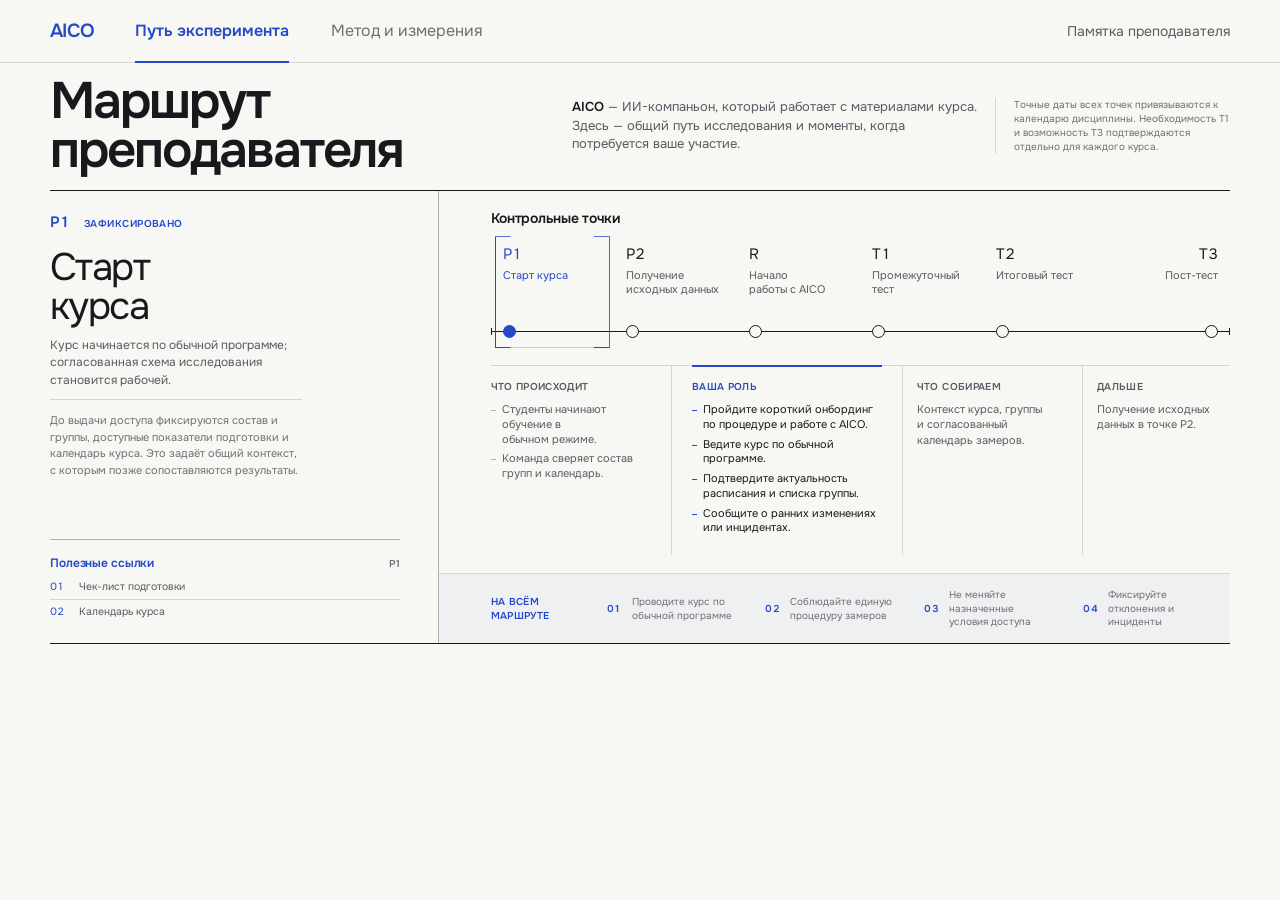
<file: index.html>
<!doctype html>
<html lang="ru">
<head>
  <meta charset="utf-8">
  <meta name="viewport" content="width=device-width, initial-scale=1">
  <meta name="description" content="Шесть контрольных точек исследования AICO, роль преподавателя, метод, анкеты и измерения.">
  <meta name="theme-color" content="#f7f7f3">
  <title>Маршрут преподавателя — исследование AICO</title>
  <style>
    @font-face{font-family:"Onest Embedded";src:url("[data-uri]") format("truetype");font-style:normal;font-weight:400;font-display:swap}
    @font-face{font-family:"Onest Embedded";src:url("[data-uri]") format("truetype");font-style:normal;font-weight:600 800;font-display:swap}
    :root{color-scheme:light;--paper:#f7f7f3;--ink:#18191d;--soft:#595b63;--faint:#6e7075;--line:#d5d6d4;--line-strong:#aeb0b2;--accent:#2548c9;--page:1410px;--speed:230ms;--ease:cubic-bezier(.2,.75,.25,1)}
    *,*::before,*::after{box-sizing:border-box}
    ::selection{background:var(--accent);color:#fff}
    html{scroll-behavior:smooth}
    body{margin:0;min-width:320px;overflow-x:hidden;background:var(--paper);color:var(--ink);font-family:"Onest Embedded",Arial,sans-serif;font-size:16px;line-height:1.5;text-rendering:optimizeLegibility;-webkit-font-smoothing:antialiased}
    button,summary{font:inherit}button{color:inherit}.page{width:min(calc(100% - clamp(40px,6.4vw,96px)),var(--page));margin-inline:auto}
    .masthead{display:flex;min-height:54px;align-items:center;justify-content:space-between;border-bottom:1px solid var(--ink);font-size:16px}
    .masthead-brand{display:flex;gap:9px;align-items:center;font-weight:600;letter-spacing:-.01em}.masthead-brand span:first-child{color:var(--accent);font-size:18px;letter-spacing:-.03em}.masthead-brand i{width:1px;height:15px;background:var(--line-strong)}.masthead-note{color:var(--soft)}
    .hero{padding:36px 0 clamp(38px,5vw,64px)}
    h1,h2,h3,p{margin-top:0}h1{max-width:900px;margin-bottom:0;font-size:clamp(48px,4.5vw,68px);font-weight:600;letter-spacing:-.04em;line-height:1.02;text-wrap:balance}
    .timeline-section{position:relative;padding:0}.timeline-heading{position:absolute;width:1px;height:1px;overflow:hidden;clip:rect(0 0 0 0);clip-path:inset(50%);white-space:nowrap}.timeline-heading h2,.stage-counter{margin:0}
    .desktop-timeline{position:relative;display:grid;grid-template-columns:repeat(7,minmax(0,1fr));margin:0;padding:0 0 51px;list-style:none}.desktop-timeline::before{position:absolute;top:70px;left:16px;right:calc((100% / 7) - 16px);height:1px;background:var(--ink);content:"";pointer-events:none}
    .desktop-stage{position:relative;z-index:1;min-width:0}.stage-button{position:relative;display:grid;width:100%;min-height:86px;grid-template-rows:auto 32px;gap:8px;align-items:end;padding:0 7px;border:0;background:transparent;text-align:left;cursor:pointer}.stage-copy{display:block;min-width:0;line-height:1.26}.stage-index{display:block;margin-bottom:3px;color:var(--faint);font-size:11px;font-variant-numeric:tabular-nums;transition:color var(--speed) var(--ease)}.stage-name{display:block;max-width:16ch;color:var(--soft);font-size:clamp(11px,.9vw,13px);text-wrap:balance;transition:color var(--speed) var(--ease)}
    .stage-node-wrap{position:relative;display:flex;height:32px;align-items:center}.stage-node{display:block;width:18px;height:18px;border:1px solid var(--ink);border-radius:50%;background:var(--paper);transition:border-color var(--speed) var(--ease)}.desktop-stage.is-active .stage-index,.desktop-stage.is-active .stage-name{color:var(--accent)}.desktop-stage.is-active .stage-name{font-weight:600}.desktop-stage.is-active .stage-node{border:2px solid var(--accent);background:var(--paper)}
    .stage-detail{display:grid;grid-template-columns:1.12fr .88fr 1.48fr .82fr .7fr;min-height:280px;border-block:1px solid var(--line-strong);opacity:1;transform:translateY(0);transition:opacity 130ms ease,transform 130ms ease,filter 130ms ease}.stage-detail.is-leaving{opacity:0;filter:blur(2px);transform:translateY(5px)}.detail-cell{min-width:0;padding:23px clamp(16px,2.1vw,31px) 24px}.detail-cell+.detail-cell{border-left:1px solid var(--line)}
    .detail-time{display:block;margin-bottom:9px;color:var(--accent);font-size:12px;font-weight:600;line-height:1.35}.detail-number{margin-bottom:2px;color:var(--accent);font-size:46px;font-weight:400;letter-spacing:-.05em;line-height:1;font-variant-numeric:tabular-nums}.detail-main h3{margin-bottom:14px;font-size:clamp(26px,2.3vw,36px);font-weight:500;letter-spacing:-.035em;line-height:1.06;text-wrap:balance}.detail-main p{max-width:34ch;margin-bottom:0;color:var(--soft);font-size:13px;line-height:1.5}.cell-title{margin-bottom:17px;color:var(--ink);font-size:14px;font-weight:600;letter-spacing:-.012em}.detail-teacher .cell-title,.detail-meta .cell-title{color:var(--accent)}
    .detail-list{display:grid;gap:10px;margin:0;padding:0;color:var(--soft);font-size:13px;line-height:1.42;list-style:none}.detail-list li{position:relative;padding-left:17px;text-wrap:pretty}.detail-list li::before{position:absolute;top:.72em;left:0;width:8px;height:1px;background:var(--line-strong);content:""}.detail-teacher .detail-list li::before{background:var(--accent)}.detail-meta p{margin-bottom:0;color:var(--soft);font-size:12px;line-height:1.52;text-wrap:pretty}
    .mobile-timeline{display:none}button:focus-visible,summary:focus-visible,a:focus-visible{outline:2px solid var(--accent);outline-offset:3px}
    @media(max-width:1100px){.page{width:calc(100% - 40px)}.stage-detail{grid-template-columns:1.08fr .9fr 1.42fr .84fr .7fr}.detail-cell{padding-inline:17px}.detail-list{font-size:12px}}
    @media(max-width:880px){.page{width:calc(100% - 32px)}.masthead{min-height:50px}.masthead-note{display:none}.hero{padding-top:34px}h1{max-width:720px;font-size:clamp(42px,8vw,58px)}.desktop-timeline,.stage-detail{display:none}.mobile-timeline{position:relative;display:block;margin:0;padding:0;list-style:none}.mobile-timeline::before{position:absolute;top:22px;bottom:22px;left:9px;width:1px;background:var(--line-strong);content:""}.mobile-stage{position:relative;padding-bottom:12px}.mobile-stage:last-child{padding-bottom:0}.mobile-stage-button{position:relative;z-index:1;display:grid;width:100%;min-height:44px;grid-template-columns:20px minmax(0,1fr) auto;gap:13px;align-items:center;padding:0;border:0;background:transparent;text-align:left;cursor:pointer}.mobile-stage-node{width:19px;height:19px;border:1px solid var(--ink);border-radius:50%;background:var(--paper)}.mobile-stage.is-active .mobile-stage-node{border:2px solid var(--accent);background:var(--paper)}.mobile-stage-copy{display:flex;gap:10px;align-items:baseline}.mobile-stage-index{color:var(--faint);font-size:11px;font-variant-numeric:tabular-nums}.mobile-stage-name{font-size:15px;font-weight:500}.mobile-stage.is-active .mobile-stage-index,.mobile-stage.is-active .mobile-stage-name{color:var(--accent)}.mobile-toggle{color:var(--accent);font-size:19px;transition:transform var(--speed) var(--ease)}.mobile-stage.is-active .mobile-toggle{transform:rotate(45deg)}.mobile-detail{display:none;margin:10px 0 8px 33px;border-block:1px solid var(--line-strong)}.mobile-stage.is-active .mobile-detail{display:block;animation:mobile-detail-in var(--speed) var(--ease) both}.mobile-detail-main,.mobile-role,.mobile-outcomes{padding:18px 0}.mobile-detail-main,.mobile-role{border-bottom:1px solid var(--line)}.mobile-detail-main h3{margin-bottom:8px;font-size:28px;font-weight:500;letter-spacing:-.03em;line-height:1.08}.mobile-detail-main p:last-child{margin-bottom:0;color:var(--soft);font-size:13px}.mobile-role.teacher .cell-title{color:var(--accent)}.mobile-outcomes{display:grid;grid-template-columns:1fr 1fr;gap:24px}.mobile-outcome p{margin-bottom:0;color:var(--soft);font-size:12px;line-height:1.5}}
    @media(max-width:520px){.page{width:calc(100% - 28px)}.masthead-brand span:first-child{font-size:16px}.hero{padding-top:28px}.timeline-section{padding-top:0}.timeline-heading{display:grid;grid-template-columns:1fr auto;gap:16px}.timeline-heading h2{font-size:21px}.mobile-outcomes{grid-template-columns:1fr;gap:16px}}
    .lower-grid{margin-top:24px;border-top:1px solid var(--ink)}.lower-panel{width:min(100%,680px);min-width:0;margin-left:auto;padding:24px 0 28px}.lower-panel h2{margin-bottom:24px;color:var(--accent);font-size:16px;font-weight:500;letter-spacing:-.015em}.faq-list{border-bottom:1px solid var(--line)}.faq-item{border-top:1px solid var(--line)}.faq-item:first-child{border-top:0}.faq-item summary{position:relative;padding:0 34px 12px 0;font-size:14px;font-weight:600;line-height:1.4;list-style:none;cursor:pointer;text-wrap:pretty}.faq-item summary::-webkit-details-marker{display:none}.faq-item summary::after{position:absolute;top:-2px;right:0;color:var(--accent);font-size:20px;font-weight:400;content:"+";transition:transform var(--speed) var(--ease)}.faq-item[open] summary::after{transform:rotate(45deg)}.faq-item p{max-width:62ch;margin:-2px 34px 15px 0;color:var(--soft);font-size:13px;line-height:1.55;text-wrap:pretty}.contact{display:grid;grid-template-columns:1fr auto;gap:36px;align-items:center;margin-top:66px;padding:22px 0;border-block:1px solid var(--ink)}.contact h2{margin-bottom:5px;font-size:19px;font-weight:600;letter-spacing:-.02em}.contact p{max-width:68ch;margin-bottom:0;color:var(--soft);font-size:13px}.contact-button{min-height:44px;padding:0 18px;border:1px solid var(--line-strong);background:transparent;color:var(--faint);cursor:not-allowed}.footer{display:flex;justify-content:space-between;gap:24px;padding:23px 0 34px;color:var(--faint);font-size:12px}.footer p{margin-bottom:0}
    @media(max-width:880px){.timeline-heading{position:static;display:flex;width:auto;height:auto;overflow:visible;clip:auto;clip-path:none;white-space:normal;margin-bottom:20px}.timeline-heading h2{font-size:23px;font-weight:600;letter-spacing:-.025em}.stage-counter{color:var(--accent);font-size:13px;font-weight:600}.lower-grid{margin-top:45px}.lower-panel{width:100%;padding:23px 0 25px}.contact{grid-template-columns:1fr;margin-top:46px}.contact-button{justify-self:start}.footer{display:grid}}
    @media(max-width:520px){.lower-panel h2{margin-bottom:20px}.contact{gap:20px}}
    .mobile-break{display:none}
    @media(max-width:880px){.timeline-heading{justify-content:space-between;gap:20px;align-items:baseline}}
    @media(max-width:520px){h1{max-width:none;font-size:clamp(37px,10.8vw,44px);text-wrap:wrap}.mobile-break{display:block}}
    @keyframes mobile-detail-in{from{opacity:0;transform:translateY(4px)}to{opacity:1;transform:translateY(0)}}
    @media(prefers-reduced-motion:reduce){html{scroll-behavior:auto}*,*::before,*::after{animation-duration:1ms!important;animation-iteration-count:1!important;transition-duration:1ms!important;scroll-behavior:auto!important}}
  </style>
  <style id="aico-v1-styles">
    :root{
      --a-paper:#f7f7f3;
      --a-paper-raised:#ffffff;
      --a-ink:#18191d;
      --a-soft:#595b63;
      --a-faint:#6e7075;
      --a-line:#d5d6d4;
      --a-line-strong:#aeb0b2;
      --a-blue:#2548c9;
      --a-blue-wash:rgba(37,72,201,.035);
      --a-blue-dark:#1739ad;
      --a-max:1180px;
      --a-fast:140ms;
      --a-motion:260ms;
      --a-ease:cubic-bezier(.2,.75,.25,1);
    }
    html{scrollbar-color:var(--a-blue) var(--a-paper);scrollbar-width:thin}
    body{caret-color:var(--a-blue)}
    .a-app{min-height:100vh;background:var(--a-paper);color:var(--a-ink);font-family:"Onest Embedded",Arial,sans-serif}
    #legacy-v09{display:none!important}
    #view-route,#view-method{scroll-margin-top:62px}
    .a-app [hidden]{display:none!important}
    .a-page{width:min(calc(100% - clamp(40px,6.25vw,96px)),var(--a-max));margin-inline:auto}
    .a-sr-only{position:absolute!important;width:1px!important;height:1px!important;padding:0!important;margin:-1px!important;overflow:hidden!important;clip:rect(0,0,0,0)!important;white-space:nowrap!important;border:0!important}
    .a-skip{position:fixed;z-index:100;top:10px;left:10px;padding:10px 14px;background:var(--a-ink);color:#fff;transform:translateY(-140%);transition:transform var(--a-fast) ease}
    .a-skip:focus{transform:translateY(0)}
    .a-viewbar{position:sticky;z-index:30;top:0;background:rgba(247,247,243,.97);border-bottom:1px solid var(--a-line)}
    .a-viewbar-inner{display:flex;min-height:62px;align-items:stretch;justify-content:space-between;gap:32px}
    .a-view-primary{display:flex;min-width:0;align-items:stretch;gap:40px}
    .a-nav-brand{display:flex;flex:none;align-items:center;color:var(--a-blue);font-size:19px;font-weight:600;letter-spacing:-.03em}
    .a-view-tabs{position:relative;display:flex;align-items:stretch;gap:42px}
    .a-view-tab{position:relative;z-index:1;padding:0;border:0;background:transparent;color:var(--a-faint);font-size:16px;cursor:pointer;transition:color var(--a-fast) ease}
    .a-view-tab[aria-selected="true"]{color:var(--a-blue);font-weight:600}
    .a-view-tab:hover{color:var(--a-ink)}
    .a-view-indicator{position:absolute;bottom:-1px;left:0;width:0;height:2px;background:var(--a-blue);transform:translate3d(0,0,0);transform-origin:left;transition:transform 260ms var(--a-ease);pointer-events:none}
    .a-view-hint{display:flex;align-items:center;color:var(--a-soft);font-size:14px}
    .a-route-hero,.a-method-hero{display:grid;grid-template-columns:minmax(0,1.35fr) minmax(280px,.65fr);gap:clamp(40px,8vw,132px);align-items:end;padding:clamp(38px,5vw,72px) 0 clamp(34px,4.5vw,64px)}
    .a-route-hero{grid-template-columns:minmax(0,1.2fr) minmax(360px,.8fr);gap:clamp(40px,6vw,86px);padding:clamp(26px,2.4vw,34px) 0 clamp(24px,2.2vw,30px)}
    .a-title{max-width:none;margin:0;font-size:clamp(52px,5.1vw,78px);font-weight:600;letter-spacing:-.04em;line-height:.98;text-wrap:balance}
    .a-route-hero .a-title,.a-method-hero .a-title{view-transition-name:aico-view-title}
    .a-route-hero .a-hero-copy,.a-method-hero .a-method-intro{view-transition-name:aico-view-intro}
    .a-hero-copy{display:grid;gap:10px;align-content:end;padding-bottom:2px}
    .a-hero-copy p{max-width:48ch;margin:0;color:var(--a-soft);font-size:16px;line-height:1.55;text-wrap:pretty}
    .a-hero-copy .a-hero-note{padding-top:10px;border-top:1px solid var(--a-line);color:var(--a-faint);font-size:11px;line-height:1.45}
    .a-hero-copy strong{color:var(--a-ink);font-weight:600}
    .a-ledger{display:grid;grid-template-columns:minmax(300px,32%) minmax(0,68%);grid-template-rows:auto 1fr auto;border-block:1px solid var(--a-ink)}
    .a-contract{min-width:0;border-right:1px solid var(--a-line-strong)}
    .a-contract-inner{padding:30px clamp(24px,3vw,44px) 0 0}
    .a-preflight{display:grid;grid-template-columns:72px minmax(0,1fr);gap:18px;padding-bottom:28px;border-bottom:1px solid var(--a-line)}
    .a-preflight-code{color:var(--a-blue);font-size:15px;font-weight:600;font-variant-numeric:tabular-nums}
    .a-preflight h2{max-width:12ch;margin:0 0 12px;font-size:clamp(28px,2.45vw,38px);font-weight:500;letter-spacing:-.035em;line-height:1.04;text-wrap:balance}
    .a-preflight p{max-width:31ch;margin:0;color:var(--a-soft);font-size:13px;line-height:1.55}
    .a-duty-panel{min-width:0;padding:0 clamp(24px,3vw,44px) 38px 0;border-right:1px solid var(--a-line-strong)}
    .a-duties{padding-top:26px}
    .a-duties h2{margin:0 0 8px;color:var(--a-blue);font-size:14px;font-weight:600;letter-spacing:-.01em}
    .a-duty-list{margin:0;padding:0;list-style:none}
    .a-duty{position:relative;display:grid;grid-template-columns:44px minmax(0,1fr);gap:10px;align-items:center;min-height:55px;border-bottom:1px solid var(--a-line);color:var(--a-ink)}
    .a-duty:last-child{border-bottom:0}
    .a-duty-number{color:var(--a-blue);font-size:26px;font-variant-numeric:tabular-nums;letter-spacing:-.045em}
    .a-duty-copy{max-width:26ch;font-size:12.5px;line-height:1.3;text-wrap:pretty}
    .a-resources{margin-top:26px;padding-top:18px;border-top:1px solid var(--a-line-strong)}
    .a-resources-head{display:flex;align-items:baseline;justify-content:space-between;gap:18px;margin-bottom:8px}
    .a-resources h2{margin:0;color:var(--a-blue);font-size:14px;font-weight:600;letter-spacing:-.01em}
    .a-resource-stage{color:var(--a-faint);font-size:10px;font-weight:600;letter-spacing:.045em;text-transform:uppercase}
    .a-resource-list{margin:0;padding:0;list-style:none}
    .a-resource-item{display:grid;grid-template-columns:26px minmax(0,1fr);gap:10px;align-items:center;min-height:39px;border-bottom:1px solid var(--a-line);color:var(--a-soft);font-size:12px;line-height:1.35}
    .a-resource-item:last-child{border-bottom:0}
    .a-resource-index{color:var(--a-blue);font-variant-numeric:tabular-nums}
    .a-workbench{grid-column:2;grid-row:1/3;min-width:0;padding:28px 0 0 clamp(28px,4vw,62px)}
    .a-workbench-head{display:flex;align-items:baseline;justify-content:space-between;gap:24px;margin-bottom:20px}
    .a-workbench-head h2{margin:0;font-size:16px;font-weight:600;letter-spacing:-.02em}
    .a-stage-panel-home{display:none}
    .a-route-shell{--active:0;position:relative}
    .a-route-list{position:relative;display:grid;height:154px;grid-template-columns:repeat(6,minmax(0,1fr));margin:0;padding:0;list-style:none}
    .a-route-line{position:absolute;z-index:0;right:0;bottom:25px;left:0;height:1px;background:var(--a-ink);transform-origin:left}
    .a-route-line::before,.a-route-line::after{position:absolute;top:-3px;width:1px;height:7px;background:var(--a-ink);content:""}
    .a-route-line::before{left:0}.a-route-line::after{right:0}
    .a-route-stage{position:relative;z-index:2;min-width:0;overflow:visible}
    .a-stage-tab{position:relative;display:grid;width:100%;height:100%;grid-template-rows:minmax(0,1fr) 50px;align-items:stretch;padding:0 16px;border:0;background:transparent;text-align:left;cursor:pointer}
    .a-route-stage:first-child .a-stage-tab{transform:none;text-align:left}
    .a-route-stage[data-stage-item="t3"] .a-stage-tab{width:100%;transform:none;text-align:right}
    .a-stage-label{display:block;align-self:start;min-width:0;padding-top:14px}
    .a-stage-code{display:block;margin-bottom:5px;color:var(--a-ink);font-size:17px;font-weight:500;font-variant-numeric:tabular-nums;transition:color 320ms ease}
    .a-stage-name{display:block;max-width:15ch;margin:0;color:var(--a-soft);font-size:12px;line-height:1.32;text-wrap:balance;transition:color 220ms ease}
    .a-route-stage:first-child .a-stage-name{margin-left:0}
    .a-route-stage[data-stage-item="t3"] .a-stage-name{margin-right:0}
    .a-stage-node-wrap{display:flex;height:50px;align-items:center;justify-content:flex-start}
    .a-route-stage:first-child .a-stage-node-wrap{justify-content:flex-start}
    .a-route-stage[data-stage-item="t3"] .a-stage-node-wrap{justify-content:flex-end}
    .a-stage-node{display:block;width:15px;height:15px;border:1px solid var(--a-ink);border-radius:50%;background:var(--a-paper);transition:background 320ms ease,border-color 320ms ease}
    .a-route-stage.is-active .a-stage-code,.a-route-stage.is-active .a-stage-name{color:var(--a-blue)}
    .a-route-stage.is-active .a-stage-node{border-color:var(--a-blue);background:var(--a-blue)}
    .a-route-cursor{position:absolute;z-index:1;top:2px;left:calc(var(--active) * 16.6666667%);width:16.6666667%;height:152px;pointer-events:none}
    .a-route-cursor::before{position:absolute;inset:2px 4px 0;border:1px solid var(--a-blue);content:"";clip-path:polygon(0 0,16px 0,16px 1px,calc(100% - 16px) 1px,calc(100% - 16px) 0,100% 0,100% 100%,calc(100% - 16px) 100%,calc(100% - 16px) calc(100% - 1px),16px calc(100% - 1px),16px 100%,0 100%)}
    .a-stage-panel{position:relative;min-height:344px;margin-top:20px;border-top:1px solid var(--a-line);view-transition-name:aico-stage-detail}
    .a-stage-panel::before{position:absolute;top:-1px;left:calc(var(--active) * 16.6666667% + 4px);width:calc(16.6666667% - 8px);height:2px;background:var(--a-blue);content:"";transition:left var(--a-motion) var(--a-ease)}
    .a-detail-head{display:grid;grid-template-columns:minmax(0,1fr) auto;grid-template-areas:"title meta" "summary meta" "explanation meta";column-gap:32px;row-gap:10px;align-items:start;padding:26px 16px 26px}
    .a-detail-title{grid-area:title;margin:0;font-size:clamp(38px,3.4vw,52px);font-weight:500;letter-spacing:-.04em;line-height:1.02;text-wrap:balance}
    .a-detail-summary{grid-area:summary;max-width:58ch;margin:0;color:var(--a-soft);font-size:13px;line-height:1.5;text-wrap:pretty}
    .a-detail-explanation{grid-area:explanation;max-width:58ch;margin:0;padding-top:10px;border-top:1px solid var(--a-line);color:var(--a-faint);font-size:13px;line-height:1.5;text-wrap:pretty}
    .a-detail-meta{grid-area:meta;display:grid;gap:7px;justify-self:end;justify-items:end;padding-top:3px;color:var(--a-faint);font-size:11px;line-height:1.4;text-align:right;text-transform:uppercase;letter-spacing:.04em}
    .a-detail-status{color:var(--a-blue);font-weight:600}
    .a-detail-grid{display:grid;grid-template-columns:1fr 1.28fr 1fr .82fr;border-top:1px solid var(--a-line)}
    .a-detail-block{min-width:0;padding:22px 20px 28px 0}
    .a-detail-block+.a-detail-block{padding-left:20px;border-left:1px solid var(--a-line)}
    .a-detail-block h4{margin:0 0 15px;color:var(--a-soft);font-size:12px;font-weight:600;text-transform:uppercase;letter-spacing:.035em}
    .a-detail-block.is-role h4{color:var(--a-blue)}
    .a-detail-block.is-role{position:relative}
    .a-detail-block.is-role::before{position:absolute;top:-1px;right:0;left:0;height:2px;background:var(--a-blue);content:""}
    .a-detail-list{display:grid;gap:9px;margin:0;padding:0;list-style:none}
    .a-detail-list li{position:relative;padding-left:15px;color:var(--a-soft);font-size:12px;line-height:1.48;text-wrap:pretty}
    .a-detail-list li::before{position:absolute;top:.72em;left:0;width:7px;height:1px;background:var(--a-line-strong);content:""}
    .a-detail-block.is-role .a-detail-list li{color:var(--a-ink)}
    .a-detail-block.is-role .a-detail-list li::before{background:var(--a-blue)}
    .a-detail-block>p{margin:0;color:var(--a-soft);font-size:12px;line-height:1.52;text-wrap:pretty}
    /* Route — compact one-screen ledger */
    .a-route-hero{grid-template-columns:minmax(340px,.82fr) minmax(0,1.18fr);gap:clamp(36px,5vw,64px);align-items:center;padding:14px 0 15px}
    .a-route-hero .a-title{max-width:13ch;font-size:clamp(44px,4vw,58px);line-height:.96}
    .a-route-hero .a-title span{display:block}
    .a-route-hero .a-hero-copy{grid-template-columns:minmax(0,1fr) minmax(180px,.58fr);gap:18px;align-items:start;padding:0}
    .a-route-hero .a-hero-copy p{font-size:13px;line-height:1.42}
    .a-route-hero .a-hero-copy .a-hero-note{padding:0 0 0 18px;border-top:0;border-left:1px solid var(--a-line);font-size:10px;line-height:1.38}
    .a-ledger{grid-template-columns:minmax(340px,33%) minmax(0,67%);grid-template-rows:auto auto;grid-template-areas:"overview workbench" "overview duties"}
    .a-contract{grid-area:overview;border-right:1px solid var(--a-line-strong)}
    .a-contract-inner{display:flex;height:100%;flex-direction:column;padding:20px clamp(24px,3vw,44px) 18px 0}
    .a-stage-overview{display:grid;align-content:start;gap:10px}
    .a-stage-overview-meta{display:flex;height:28px;align-items:baseline;justify-content:flex-start;gap:14px;color:var(--a-blue);font-size:11px;font-weight:600;letter-spacing:.04em;text-transform:uppercase}
    .a-stage-overview-code{font-size:15px;letter-spacing:0;font-variant-numeric:tabular-nums}
    .a-stage-overview-status{max-width:none;color:var(--a-blue);font-size:10px;line-height:1.35;text-align:left;white-space:nowrap}
    .a-stage-copy{display:grid;min-height:230px;align-content:start;gap:10px}
    .a-stage-overview h2{display:block;height:auto;min-height:2.02em;max-width:15ch;margin:0;font-size:clamp(34px,3vw,44px);font-weight:500;letter-spacing:-.04em;line-height:1.01;text-wrap:balance}
    .a-stage-overview p{max-width:36ch;margin:0;color:var(--a-soft);font-size:12px;line-height:1.45;text-wrap:pretty}
    .a-stage-overview .a-stage-explanation{padding-top:12px;border-top:1px solid var(--a-line);color:var(--a-faint);font-size:11px;line-height:1.5}
    .a-workbench{grid-area:workbench;padding:17px 0 0 clamp(28px,4vw,62px)}
    .a-workbench-head{margin-bottom:5px}
    .a-workbench-head h2{font-size:14px}
    .a-route-list{height:116px}
    .a-route-line{bottom:18px}
    .a-stage-tab{grid-template-rows:minmax(0,1fr) 38px;padding:0 12px}
    .a-stage-label{padding-top:9px}
    .a-stage-code{margin-bottom:3px;font-size:15px}
    .a-stage-name{font-size:11px;line-height:1.26}
    .a-stage-node-wrap{height:38px}
    .a-stage-node{width:13px;height:13px}
    .a-route-cursor{top:0;height:114px}
    .a-stage-panel{min-height:190px;margin-top:15px;border-top:0}
    .a-stage-panel::before{display:none}
    .a-stage-panel>.a-detail-head{display:none}
    .a-stage-panel>.a-detail-grid{min-height:190px}
    .a-detail-grid{grid-template-columns:1fr 1.28fr 1fr .82fr}
    .a-detail-block{padding:13px 14px 16px 0}
    .a-detail-block+.a-detail-block{padding-left:14px}
    .a-detail-block.is-role{padding-right:20px;padding-left:20px}
    .a-detail-block.is-role::before{right:20px;left:20px}
    .a-detail-block h4{margin-bottom:8px;font-size:10px}
    .a-detail-list{gap:5px}
    .a-detail-list li{padding-left:11px;font-size:11px;line-height:1.34}
    .a-detail-list li::before{width:5px}
    .a-detail-block>p{font-size:11px;line-height:1.38}
    .a-duty-panel{grid-area:duties;padding:18px 0 0;border-top:0;border-right:0}
    .a-duties{display:grid;grid-template-columns:calc(clamp(28px,4vw,62px) + 116px) minmax(0,1fr);align-items:start;padding:14px 16px 14px 0;border-top:1px solid rgba(37,72,201,.16);background:var(--a-blue-wash)}
    .a-duties>h2{align-self:center;margin:0;padding:0 18px 0 clamp(28px,4vw,62px);color:var(--a-blue);font-size:10px;font-weight:600;line-height:1.35;letter-spacing:.035em;text-transform:uppercase}
    .a-duty-list{display:grid;grid-template-columns:repeat(4,minmax(0,1fr));gap:clamp(18px,2.2vw,30px)}
    .a-duty{grid-template-columns:18px minmax(0,1fr);gap:7px;align-items:center;min-height:0;padding:0;border:0}
    .a-duty-number{color:var(--a-blue);font-size:10px;font-weight:600;line-height:1.35;letter-spacing:.04em}
    .a-duty-copy{color:var(--a-faint);font-size:10px;line-height:1.35}
    .a-resources{margin:auto 0 0;padding:14px 0 0;border-top:1px solid var(--a-line-strong);border-left:0}
    .a-resources-head{margin-bottom:3px}
    .a-resources h2{font-size:12px}
    .a-resource-item{grid-template-columns:22px minmax(0,1fr);gap:7px;min-height:25px;font-size:10.5px}
    .a-method-hero{align-items:start;border-bottom:1px solid var(--a-ink)}
    .a-method-intro{display:grid;gap:22px}
    .a-method-intro>p{max-width:52ch;margin:0;color:var(--a-soft);font-size:16px;line-height:1.55}
    .a-status-key{display:grid;grid-template-columns:1fr 1fr;border-top:1px solid var(--a-line)}
    .a-status-key span{padding:10px 12px 10px 0;color:var(--a-faint);font-size:10px;line-height:1.3;text-transform:uppercase;letter-spacing:.04em}
    .a-status-key span:nth-child(even){padding-left:12px;border-left:1px solid var(--a-line)}
    .a-method-layout{display:grid;grid-template-columns:minmax(220px,27%) minmax(0,73%);border-bottom:1px solid var(--a-ink)}
    .a-ledger,.a-method-layout{view-transition-name:aico-view-body}
    .a-method-index{min-width:0;border-right:1px solid var(--a-line-strong)}
    .a-method-index-inner{position:sticky;top:86px;padding:28px clamp(24px,3vw,44px) 40px 0}
    .a-method-index h2{margin:0 0 18px;color:var(--a-soft);font-size:12px;font-weight:600;text-transform:uppercase;letter-spacing:.04em}
    .a-method-index ol{margin:0;padding:0;list-style:none}
    .a-method-index li{border-top:1px solid var(--a-line)}
    .a-method-index li:last-child{border-bottom:1px solid var(--a-line)}
    .a-method-index a{display:grid;grid-template-columns:34px minmax(0,1fr);gap:12px;padding:13px 0;color:var(--a-soft);font-size:13px;text-decoration:none;transition:color var(--a-fast) ease,transform 220ms var(--a-ease)}
    .a-method-index a span:first-child{color:var(--a-faint);font-variant-numeric:tabular-nums;transition:color var(--a-fast) ease}
    .a-method-index a:hover,.a-method-index a.is-current{color:var(--a-ink);transform:translateX(4px)}
    .a-method-index a:hover span:first-child,.a-method-index a.is-current span:first-child{color:var(--a-blue)}
    .a-method-content{min-width:0;padding-left:clamp(28px,5vw,76px)}
    .a-method-section{padding:clamp(42px,6vw,84px) 0;border-bottom:1px solid var(--a-line-strong);scroll-margin-top:86px}
    .a-method-section:last-child{border-bottom:0}
    .a-section-head{display:grid;grid-template-columns:minmax(0,.58fr) minmax(260px,.42fr);gap:36px;align-items:start;margin-bottom:36px}
    .a-section-head h2{max-width:14ch;margin:0;font-size:clamp(34px,4vw,58px);font-weight:500;letter-spacing:-.04em;line-height:1;text-wrap:balance}
    .a-section-head p{max-width:48ch;margin:0;color:var(--a-soft);font-size:13px;line-height:1.55;text-wrap:pretty}
    .a-method-pair,.a-data-grid{display:grid;grid-template-columns:1fr 1fr;border-top:1px solid var(--a-ink)}
    .a-method-note,.a-data-column{padding:24px 28px 8px 0}
    .a-method-note+.a-method-note,.a-data-column+.a-data-column{padding-left:28px;border-left:1px solid var(--a-line)}
    .a-method-note h3,.a-data-column h3{margin:0 0 12px;font-size:19px;font-weight:600;letter-spacing:-.025em}
    .a-inline-status{display:block;margin-top:6px;color:var(--a-blue);font-size:10px;font-weight:600;text-transform:uppercase;letter-spacing:.045em}
    .a-method-note p,.a-data-column p{max-width:64ch;margin:0 0 14px;color:var(--a-soft);font-size:13px;line-height:1.62;text-wrap:pretty}
    .a-method-note p:last-child,.a-data-column p:last-child{margin-bottom:0}
    .a-design-list{border-top:1px solid var(--a-ink)}
    .a-design-row{border-bottom:1px solid var(--a-line)}
    .a-design-row summary{position:relative;display:grid;grid-template-columns:62px minmax(0,1fr) minmax(160px,.38fr);gap:24px;align-items:center;min-height:82px;padding:14px 38px 14px 0;list-style:none;cursor:pointer}
    .a-design-row summary::-webkit-details-marker{display:none}
    .a-design-code{color:var(--a-blue);font-size:32px;font-weight:500;font-variant-numeric:tabular-nums;letter-spacing:-.04em;line-height:1}
    .a-design-title{font-size:19px;font-weight:600;letter-spacing:-.025em;line-height:1.2;text-wrap:balance}
    .a-design-row .a-inline-status{align-self:center;margin:0}
    .a-design-body{display:grid;grid-template-columns:62px minmax(0,1fr) minmax(230px,.62fr);gap:24px;padding:1px 38px 25px 0}
    .a-design-description{grid-column:2;max-width:62ch;margin:0;color:var(--a-soft);font-size:13px;line-height:1.58;text-wrap:pretty}
    .a-design-evidence{min-height:100%;padding-left:24px;border-left:1px solid var(--a-line)}
    .a-design-evidence h4{margin:0 0 10px;color:var(--a-faint);font-size:10px;font-weight:600;text-transform:uppercase;letter-spacing:.045em}
    .a-design-evidence p{max-width:62ch;margin:0;color:var(--a-soft);font-size:13px;line-height:1.58;text-wrap:pretty}
    .a-design-evidence strong{color:var(--a-ink);font-weight:600}
    .a-measure-list{border-top:1px solid var(--a-ink)}
    .a-measure{border-bottom:1px solid var(--a-line)}
    .a-measure summary,.a-faq summary{position:relative;list-style:none;cursor:pointer}
    .a-measure summary::-webkit-details-marker,.a-faq summary::-webkit-details-marker{display:none}
    .a-measure summary{display:grid;grid-template-columns:62px minmax(180px,1fr) minmax(140px,.58fr) minmax(120px,.42fr);gap:18px;align-items:center;min-height:76px;padding:12px 38px 12px 0}
    .a-measure-code{color:var(--a-blue);font-size:23px;font-weight:500;font-variant-numeric:tabular-nums;letter-spacing:-.04em}
    .a-measure-title{font-size:16px;font-weight:600;letter-spacing:-.02em}
    .a-measure-status,.a-measure-time{color:var(--a-faint);font-size:10px;line-height:1.35;text-transform:uppercase;letter-spacing:.035em}
    .a-disclosure-mark{position:absolute;top:50%;right:2px;width:14px;height:14px;transform:translateY(-50%) rotate(0);transition:transform 260ms var(--a-ease)}
    .a-disclosure-mark::before,.a-disclosure-mark::after{position:absolute;top:6px;left:1px;width:12px;height:1px;background:var(--a-blue);content:""}
    .a-disclosure-mark::after{transform:rotate(90deg)}
    details[open]>.a-disclosure-mark,details[open]>summary .a-disclosure-mark{transform:translateY(-50%) rotate(45deg)}
    .a-disclosure-body{display:grid;grid-template-columns:minmax(0,.56fr) minmax(220px,.44fr);gap:34px;padding:2px 38px 24px 80px}
    .a-disclosure-body p{margin:0;color:var(--a-soft);font-size:13px;line-height:1.6;text-wrap:pretty}
    .a-disclosure-body strong{color:var(--a-ink);font-weight:600}
    .a-scale-list{display:grid;grid-template-columns:1fr 1fr;border-top:1px solid var(--a-ink)}
    .a-scale{min-width:0;padding:23px 28px 25px 0;border-bottom:1px solid var(--a-line)}
    .a-scale:nth-child(even){padding-left:28px;border-left:1px solid var(--a-line)}
    .a-scale h3{margin:0 0 8px;font-size:18px;font-weight:600;letter-spacing:-.025em}
    .a-scale p{margin:0;color:var(--a-soft);font-size:12px;line-height:1.58;text-wrap:pretty}
    .a-scale .a-inline-status{margin:0 0 12px}
    .a-faq-list{border-top:1px solid var(--a-ink)}
    .a-faq{border-bottom:1px solid var(--a-line)}
    .a-faq summary{padding:18px 40px 18px 0;font-size:16px;font-weight:600;line-height:1.4;text-wrap:pretty}
    .a-faq .a-disclosure-body{display:block;max-width:76ch;padding:0 40px 22px 0}
    .a-view-tab:focus-visible,.a-stage-tab:focus-visible,.a-method-index a:focus-visible,.a-design-row summary:focus-visible,.a-measure summary:focus-visible,.a-faq summary:focus-visible{outline:2px solid var(--a-blue);outline-offset:4px}
    ::view-transition-old(root),::view-transition-new(root){animation:none}
    ::view-transition-group(aico-view-title),::view-transition-group(aico-view-intro),::view-transition-group(aico-view-body){animation-duration:420ms;animation-timing-function:var(--a-ease)}
    ::view-transition-old(aico-view-title){animation:a-view-title-out 160ms ease both}
    ::view-transition-new(aico-view-title){animation:a-view-title-in 420ms var(--a-ease) both}
    ::view-transition-old(aico-view-intro),::view-transition-old(aico-view-body){animation:a-view-body-out 150ms ease both}
    ::view-transition-new(aico-view-intro),::view-transition-new(aico-view-body){animation:a-view-body-in 420ms var(--a-ease) both}
    ::view-transition-old(aico-stage-detail){animation:a-detail-out 110ms ease both}
    ::view-transition-new(aico-stage-detail){animation:a-detail-in 260ms var(--a-ease) both}
    @keyframes a-detail-out{to{opacity:0;transform:translateY(-5px);clip-path:inset(0 0 12% 0)}}
    @keyframes a-detail-in{from{opacity:0;transform:translateY(9px);clip-path:inset(10% 0 0 0)}}
    @keyframes a-view-title-out{to{opacity:0;transform:translateY(-12px);clip-path:inset(0 0 42% 0)}}
    @keyframes a-view-title-in{from{opacity:0;transform:translateY(22px);clip-path:inset(58% 0 0 0)}}
    @keyframes a-view-body-out{to{opacity:0;transform:translateY(-8px);clip-path:inset(0 0 18% 0)}}
    @keyframes a-view-body-in{from{opacity:0;transform:translateY(18px);clip-path:inset(12% 0 0 0)}}
    @keyframes a-line-draw{from{transform:scaleX(0)}to{transform:scaleX(1)}}
    @media(hover:hover) and (pointer:fine){
      .a-stage-tab:hover .a-stage-code{color:var(--a-blue)}
      .a-stage-tab:hover .a-stage-name{color:var(--a-ink)}
      .a-stage-tab:hover .a-stage-node{border-color:var(--a-blue)}
    }
    @media(min-width:1500px) and (min-height:820px){
      :root{--a-max:1320px}
      .a-viewbar-inner{min-height:66px}
      .a-route-hero{grid-template-columns:minmax(420px,.82fr) minmax(0,1.18fr);padding:24px 0 25px}
      .a-route-hero .a-title{font-size:68px;line-height:.94}
      .a-route-hero .a-hero-copy p{font-size:14px;line-height:1.48}
      .a-route-hero .a-hero-copy .a-hero-note{font-size:11px;line-height:1.44}
      .a-ledger{grid-template-columns:minmax(420px,32%) minmax(0,68%)}
      .a-contract-inner{padding:26px clamp(30px,3vw,48px) 24px 0}
      .a-stage-overview{gap:12px}
      .a-stage-overview-meta{height:32px}
      .a-stage-overview-code{font-size:17px}
      .a-stage-overview-status{font-size:11px}
      .a-stage-copy{min-height:255px;gap:12px}
      .a-stage-overview h2{font-size:50px;line-height:1}
      .a-stage-overview p{font-size:13px;line-height:1.5}
      .a-workbench{padding:22px 0 0 clamp(32px,4vw,64px)}
      .a-workbench-head{margin-bottom:8px}
      .a-workbench-head h2{font-size:16px}
      .a-route-list{height:136px}
      .a-route-line{bottom:22px}
      .a-stage-tab{grid-template-rows:minmax(0,1fr) 46px;padding-inline:14px}
      .a-stage-label{padding-top:12px}
      .a-stage-code{font-size:18px}
      .a-stage-name{font-size:12.5px;line-height:1.3}
      .a-stage-node-wrap{height:46px}
      .a-route-cursor{height:134px}
      .a-stage-panel,.a-stage-panel>.a-detail-grid{min-height:240px}
      .a-detail-block{padding:17px 18px 21px 0}
      .a-detail-block+.a-detail-block{padding-left:18px}
      .a-detail-block.is-role{padding-right:24px;padding-left:24px}
      .a-detail-block.is-role::before{right:24px;left:24px}
      .a-detail-block h4{margin-bottom:11px;font-size:11px}
      .a-detail-list{gap:7px}
      .a-detail-list li,.a-detail-block>p{font-size:12px;line-height:1.42}
      .a-duty-panel{padding-top:20px}
      .a-duties{grid-template-columns:calc(clamp(32px,4vw,64px) + 126px) minmax(0,1fr);padding:16px 18px 16px 0}
      .a-duties>h2{padding-left:clamp(32px,4vw,64px)}
      .a-duties>h2{padding-top:0;font-size:13px}
      .a-duty{grid-template-columns:20px minmax(0,1fr);gap:8px;align-items:center;min-height:0;padding:0}
      .a-duty-number{font-size:11px}
      .a-duty-copy{font-size:11px;line-height:1.38}
      .a-resources{margin-top:auto;padding-top:16px}
      .a-resources h2{font-size:13px}
      .a-resource-item{min-height:32px;font-size:11.5px}
    }
    @media(max-width:1100px){
      .a-method-hero{grid-template-columns:1fr;gap:26px}
      .a-route-hero{grid-template-columns:minmax(0,1.1fr) minmax(340px,.9fr)}
      .a-route-hero .a-hero-copy{grid-template-columns:1fr;gap:7px}
      .a-route-hero .a-hero-copy .a-hero-note{padding:7px 0 0;border-top:1px solid var(--a-line);border-left:0}
      .a-method-layout{grid-template-columns:1fr}
      .a-method-index{position:sticky;z-index:20;top:62px;overflow-x:auto;border-right:0;border-bottom:1px solid var(--a-line-strong);background:rgba(247,247,243,.97);scrollbar-width:none}
      .a-method-index::-webkit-scrollbar{display:none}
      .a-method-index-inner{position:static;width:max-content;padding:0}
      .a-method-index h2{display:none}
      .a-method-index ol{display:flex}
      .a-method-index li{border:0}
      .a-method-index li:last-child{border:0}
      .a-method-index a{display:flex;min-height:48px;align-items:center;padding:0 22px 0 0;white-space:nowrap}
      .a-method-index a:hover,.a-method-index a.is-current{transform:none}
      .a-method-content{padding-left:0}
    }
    @media(min-width:1021px) and (max-width:1100px){
      .a-stage-panel,.a-stage-panel>.a-detail-grid{min-height:240px}
    }
    @media(max-width:1020px){
      .a-route-hero{grid-template-columns:1fr;gap:18px}
      .a-route-hero .a-hero-copy{grid-template-columns:minmax(0,1fr) minmax(250px,.58fr);gap:24px}
      .a-route-hero .a-hero-copy .a-hero-note{padding:0 0 0 18px;border-top:0;border-left:1px solid var(--a-line)}
      .a-ledger{grid-template-columns:1fr;grid-template-rows:auto auto auto;grid-template-areas:"overview" "workbench" "duties"}
      .a-contract{border-right:0;border-bottom:1px solid var(--a-line-strong)}
      .a-contract-inner{position:static;padding:18px 0}
      .a-stage-overview{grid-template-columns:1fr;grid-template-areas:"meta" "copy";gap:8px}
      .a-stage-overview-meta{grid-area:meta}
      .a-stage-copy{grid-area:copy;display:grid;grid-template-columns:minmax(260px,.48fr) minmax(0,1fr);min-height:0;gap:14px 32px}
      .a-stage-overview h2{display:block;height:auto;min-height:0;max-width:none}
      .a-stage-overview p{max-width:56ch;padding-top:3px}
      .a-stage-overview .a-stage-explanation{grid-column:2;padding-top:10px}
      .a-workbench{padding:20px 0 0}
      .a-duty-panel{padding:18px 0 24px}
      .a-duties{display:block}
      .a-duties{padding:16px 18px}
      .a-duties>h2{padding:0 0 12px;font-size:11px}
      .a-duty-list{display:grid;grid-template-columns:1fr 1fr}
      .a-duty{grid-template-columns:44px minmax(0,1fr);gap:10px;align-items:center;min-height:55px;padding:0;border-left:0;border-bottom:1px solid var(--a-line)}
      .a-duty:nth-child(odd){padding-right:24px;border-right:1px solid var(--a-line)}
      .a-duty:nth-child(even){padding-left:24px}
      .a-duty:nth-last-child(-n+2){border-bottom:0}
      .a-duty-number{font-size:24px}
      .a-duty-copy{font-size:12px;line-height:1.3}
      .a-resources{margin-top:20px;padding:14px 0 0;border-top:1px solid var(--a-line-strong);border-left:0}
      .a-resource-item{min-height:32px;font-size:11px}
    }
    @media(max-width:740px){
      .a-page{width:calc(100% - 30px)}
      .a-viewbar-inner{min-height:56px;gap:16px}
      .a-view-primary{width:100%;gap:22px;overflow-x:auto;scrollbar-width:none}
      .a-view-primary::-webkit-scrollbar{display:none}
      .a-view-tabs{flex:none;gap:26px}
      .a-view-tab{white-space:nowrap;font-size:14px}
      .a-view-hint{display:none}
      .a-route-hero,.a-method-hero{padding:34px 0 32px}
      .a-route-hero .a-hero-copy{grid-template-columns:1fr;gap:14px}
      .a-route-hero .a-hero-copy .a-hero-note{padding:10px 0 0;border-top:1px solid var(--a-line);border-left:0}
      .a-ledger{grid-template-rows:auto auto auto;grid-template-areas:"workbench" "duties" "overview"}
      .a-contract{display:block;border-right:0;border-bottom:0}
      .a-contract-inner{padding:0 0 20px}
      .a-stage-overview{display:none}
      .a-contract .a-resources{margin-top:0}
      .a-title{font-size:clamp(43px,12vw,60px);line-height:1}
      .a-hero-copy{display:grid;grid-template-columns:1fr;gap:16px}
      .a-hero-copy p{font-size:14px}
      .a-preflight{grid-template-columns:1fr;gap:8px}
      .a-preflight h2{font-size:30px}
      .a-duty-list{grid-template-columns:1fr}
      .a-duty:nth-child(odd),.a-duty:nth-child(even){padding-inline:0;border-right:0}
      .a-duty:nth-last-child(2){border-bottom:1px solid var(--a-line)}
      .a-workbench-head{margin-bottom:16px}
      .a-route-list{display:grid;height:auto;grid-template-columns:1fr;justify-content:stretch;padding:8px 0}
      .a-route-list::before{position:absolute;top:61px;bottom:38px;left:17px;width:1px;background:var(--a-line-strong);content:""}
      .a-route-line,.a-route-cursor{display:none}
      .a-route-stage{width:auto;min-height:64px;flex:none;overflow:visible}
      .a-stage-tab,.a-route-stage:first-child .a-stage-tab,.a-route-stage[data-stage-item="t2"] .a-stage-tab,.a-route-stage[data-stage-item="t3"] .a-stage-tab{width:100%;height:64px;grid-template-columns:36px minmax(0,1fr);grid-template-rows:1fr;gap:10px;align-items:center;padding:0 12px 0 0;text-align:left;transform:none}
      .a-route-stage.is-active .a-stage-tab::before{position:absolute;z-index:0;inset:4px 0;border:1px solid var(--a-blue);content:"";clip-path:polygon(0 0,14px 0,14px 1px,calc(100% - 14px) 1px,calc(100% - 14px) 0,100% 0,100% 100%,calc(100% - 14px) 100%,calc(100% - 14px) calc(100% - 1px),14px calc(100% - 1px),14px 100%,0 100%)}
      .a-stage-tab>*{position:relative;z-index:1}
      .a-stage-label{display:grid;grid-column:2;grid-row:1;grid-template-columns:48px minmax(0,1fr);gap:8px;align-items:center;padding:0}
      .a-stage-code{margin:0;font-size:15px}
      .a-stage-name,.a-route-stage:first-child .a-stage-name,.a-route-stage[data-stage-item="t3"] .a-stage-name{max-width:none;margin:0;font-size:14px}
      .a-stage-node-wrap,.a-route-stage:first-child .a-stage-node-wrap,.a-route-stage[data-stage-item="t3"] .a-stage-node-wrap{grid-column:1;grid-row:1;height:auto;justify-content:center;transform:none}
      .a-stage-node{width:13px;height:13px}
      .a-route-stage>.a-stage-panel{z-index:3;min-height:0;margin:16px 0 20px 36px;background:var(--a-paper)}
      .a-stage-panel>.a-detail-grid{min-height:0}
      .a-stage-panel::before{left:0;width:56px}
      .a-stage-panel>.a-detail-head{display:grid;grid-template-columns:1fr;grid-template-areas:"title" "summary" "explanation" "meta";row-gap:9px;padding:24px 0 23px}
      .a-detail-title{font-size:31px}
      .a-detail-meta{display:flex;flex-wrap:wrap;gap:8px 14px;justify-self:start;padding:0;text-align:left}
      .a-detail-grid{grid-template-columns:1fr 1fr}
      .a-detail-block{padding:20px 18px 23px 0;border-bottom:1px solid var(--a-line)}
      .a-detail-block+.a-detail-block{padding-left:18px}
      .a-detail-block:nth-child(odd){padding-left:0;border-left:0}
      .a-detail-block.is-role{order:-1}
      .a-status-key{grid-template-columns:1fr}
      .a-status-key span:nth-child(even){padding-left:0;border-left:0}
      .a-section-head{grid-template-columns:1fr;gap:18px;margin-bottom:27px}
      .a-section-head h2{font-size:38px}
      .a-method-pair,.a-data-grid,.a-scale-list{grid-template-columns:1fr}
      .a-method-note,.a-data-column,.a-scale{padding:20px 0;border-bottom:1px solid var(--a-line)}
      .a-method-note+.a-method-note,.a-data-column+.a-data-column,.a-scale:nth-child(even){padding-left:0;border-left:0}
      .a-design-row summary{grid-template-columns:44px minmax(0,1fr);gap:7px 16px;min-height:76px;padding:13px 30px 13px 0}
      .a-design-code{grid-row:1/3;font-size:27px}
      .a-design-row .a-inline-status{grid-column:2}
      .a-design-body{grid-template-columns:44px minmax(0,1fr);gap:14px 16px;padding:0 30px 20px 0}
      .a-design-description,.a-design-evidence{grid-column:2}
      .a-design-evidence{min-height:0;padding:15px 0 0;border-top:1px solid var(--a-line);border-left:0}
      .a-measure summary{grid-template-columns:52px minmax(0,1fr);gap:8px 12px;min-height:84px;padding-right:30px}
      .a-measure-status,.a-measure-time{grid-column:2}
      .a-measure-time{margin-top:-4px}
      .a-disclosure-body{grid-template-columns:1fr;gap:10px;padding:0 30px 23px 64px}
    }
    @media(max-width:520px){
      .a-view-tabs{gap:20px}
      .a-detail-head{grid-template-columns:1fr;grid-template-areas:"title" "summary" "explanation" "meta"}
      .a-detail-grid{grid-template-columns:1fr}
      .a-detail-block,.a-detail-block+.a-detail-block,.a-detail-block:nth-child(odd){padding:18px 0;border-left:0;border-bottom:1px solid var(--a-line)}
      .a-detail-block:last-child{border-bottom:0}
      .a-disclosure-body{padding-left:0}
    }
    @media(prefers-reduced-motion:reduce){
      html{scroll-behavior:auto}
      .a-view-indicator,.a-stage-code,.a-stage-name,.a-stage-node,.a-route-cursor,.a-method-index a,.a-disclosure-mark{animation:none!important;transition:none!important}
      .a-detail-block.is-role::before{animation:none!important}
      ::view-transition-group(*),::view-transition-old(*),::view-transition-new(*){animation:none!important}
    }
  </style>
</head>
<body>
  <div id="legacy-v09" hidden inert aria-hidden="true">
  <header class="page masthead"><div class="masthead-brand"><span>AICO</span><i aria-hidden="true"></i><span>исследование курса</span></div><div class="masthead-note">Памятка для преподавателя</div></header>
  <main>
    <section class="page hero" aria-labelledby="page-title">
      <h1 id="page-title">Как пройдёт<span class="mobile-break"></span> эксперимент<span class="mobile-break"></span> на вашем курсе</h1>
    </section>
    <section class="page timeline-section" aria-labelledby="timeline-title">
      <div class="timeline-heading"><h2 id="timeline-title">Путь преподавателя</h2><p class="stage-counter" id="stage-counter" aria-live="polite">Этап 1 из 7</p></div>
      <ol class="desktop-timeline" id="desktop-timeline" role="tablist" aria-label="Этапы исследования"></ol>
      <article class="stage-detail" id="stage-detail" role="tabpanel" aria-live="polite"></article>
      <ol class="mobile-timeline" id="mobile-timeline" aria-label="Этапы исследования"></ol>
    </section>
    <div class="page lower-grid">
      <section class="lower-panel" aria-labelledby="faq-title">
        <h2 id="faq-title">Частые вопросы</h2>
        <div class="faq-list">
          <details class="faq-item">
            <summary>Почему доступ распределяется случайно?</summary>
            <p>Случайное распределение помогает сравнить сопоставимые группы и снизить влияние исходной мотивации, успеваемости и цифрового опыта студентов. Условие участия определяет исследовательская команда, а не преподаватель; самостоятельно менять распределение не нужно.</p>
          </details>
          <details class="faq-item">
            <summary>Можно ли студентам пользоваться другими ИИ-сервисами?</summary>
            <p>Во время обучения действуют обычные правила вашего курса. Исследовательские тесты выполняются без AICO и других ИИ-инструментов, а короткие анкеты помогают учесть стороннее использование ИИ при интерпретации результатов.</p>
          </details>
          <details class="faq-item">
            <summary>Что делать, если расписание курса изменится?</summary>
            <p>Сообщите координатору исследования как можно раньше. Команда зафиксирует изменение и предложит, как перенести замер или инструкцию, сохранив одинаковые условия для студентов; самостоятельно менять распределение доступа не потребуется.</p>
          </details>
        </div>
      </section>
    </div>
    <section class="page contact" aria-labelledby="contact-title">
      <div><h2 id="contact-title">Остались вопросы по организации?</h2><p>Свяжитесь с координатором исследования — команда поможет встроить этапы в расписание вашего курса.</p></div>
      <!-- Замените кнопку на ссылку координатора, когда контакт будет согласован. -->
      <button class="contact-button" type="button" disabled>Контакт будет добавлен</button>
    </section>
  </main>
  <footer class="page footer"><p>AICO · исследование образовательного ИИ-компаньона</p><p>Памятка для преподавателя</p></footer>
  </div>
  <script id="legacy-v09-implementation">
    if(false){
    const stages=[
      {title:"Подготовка курса",shortTitle:"Подготовка",time:"До подключения студентов",description:"Команда и преподаватель согласуют, как исследование будет встроено в курс.",students:["Пока не выполняют исследовательских заданий."],teacher:["участвуете в рабочей встрече — около 45 минут","подтверждаете группы, расписание и контрольные точки","проходите короткий онбординг по организации исследования и работе с AICO","помогаете проверить учебные цели и тестовые задания"],result:"Согласованы план исследования, материалы и основные замеры.",next:"Информирование студентов и входной этап."},
      {title:"Входной этап",shortTitle:"Входной этап",time:"Перед распределением доступа",description:"Собираются исходные данные, необходимые для корректного сравнения результатов.",students:["знакомятся с информацией об исследовании","добровольно подтверждают участие","проходят входной тест и короткую анкету"],teacher:["выделяете общее время для прохождения","даёте всем одинаковую инструкцию","обеспечиваете самостоятельное выполнение без ИИ и обмена ответами"],result:"Сформирован список участников и зафиксирован их исходный уровень.",next:"Случайное распределение доступа."},
      {title:"Запуск AICO",shortTitle:"Запуск AICO",time:"После входного этапа",description:"Исследовательская команда случайно распределяет доступ внутри курса.",students:["получают сообщение о своём условии","студенты с доступом проходят короткое знакомство с AICO","остальные продолжают обучение в обычном режиме"],teacher:["используете единый текст коммуникации","не изменяете распределение самостоятельно","сохраняете одинаковые учебные требования для всех"],result:"Доступ выдан, студенты знают правила участия.",next:"Основной период обучения."},
      {title:"Основной период",shortTitle:"Основной период",time:"Во время курса",description:"AICO используется в реальном учебном процессе, а программа курса остаётся общей.",students:["посещают обычные занятия и выполняют одинаковые задания","при наличии доступа используют AICO для объяснений, подсказок и разбора ошибок","раз в две недели отвечают на короткий вопрос об использовании других ИИ-сервисов"],teacher:["одинаково ведёте курс и оцениваете задания","не делаете использование AICO обязательным условием получения баллов","раз в неделю кратко фиксируете изменения или возникшие проблемы"],result:"Собраны данные о реальном использовании AICO и ходе курса.",next:"Промежуточная проверка."},
      {title:"Промежуточная проверка",shortTitle:"Промежуточная",time:"Через 3–4 недели",description:"Короткий срез показывает, как студенты осваивают материал в первой части курса.",students:["проходят небольшой тест без ИИ","отвечают на несколько вопросов о сложности и учебной нагрузке"],teacher:["выделяете единый слот","используете одинаковую инструкцию и лимит времени","контролируете самостоятельное выполнение"],result:"Получен промежуточный срез знаний и учебного опыта.",next:"Продолжение курса и подготовка итогового теста."},
      {title:"Итоговый этап",shortTitle:"Итоговый этап",time:"В конце основного периода",description:"Главный тест проверяет самостоятельное понимание и применение материала.",students:["проходят итоговый тест без AICO и других ИИ-инструментов","заполняют короткую итоговую анкету"],teacher:["обеспечиваете одинаковые условия для всех","используете общую инструкцию и критерии проверки","передаёте результаты в согласованном формате"],result:"Получен основной образовательный результат исследования.",next:"Отсроченная проверка сохранения знаний."},
      {title:"Завершение",shortTitle:"Завершение",time:"Через 2–6 недель после итогового этапа",description:"Последняя проверка показывает, сохранились ли знания спустя время.",students:["проходят короткий повторный тест","выполняют новую задачу на применение знаний","отвечают на несколько завершающих вопросов"],teacher:["заранее резервируете общий слот","проводите проверку по единой процедуре без ИИ","при необходимости участвуете в коротком итоговом интервью"],result:"Сбор данных завершён, команда переходит к анализу результатов.",next:"Обратная связь преподавателю и участникам."}
    ];
    const desktopTimeline=document.getElementById("desktop-timeline"),mobileTimeline=document.getElementById("mobile-timeline"),stageDetail=document.getElementById("stage-detail"),stageCounter=document.getElementById("stage-counter"),reducedMotion=matchMedia("(prefers-reduced-motion: reduce)");let activeStage=0,detailTimer;
    const padStage=i=>String(i+1).padStart(2,"0");
    const listMarkup=items=>`<ul class="detail-list">${items.map(item=>`<li>${item}</li>`).join("")}</ul>`;
    function detailMarkup(stage,index){return `<div class="detail-cell detail-main"><span class="detail-time">${stage.time}</span><div class="detail-number">${padStage(index)}</div><h3>${stage.title}</h3><p>${stage.description}</p></div><section class="detail-cell detail-students"><div class="cell-title">Студенты</div>${listMarkup(stage.students)}</section><section class="detail-cell detail-teacher"><div class="cell-title">Преподаватель</div>${listMarkup(stage.teacher)}</section><div class="detail-cell detail-meta"><div class="cell-title">Результат</div><p>${stage.result}</p></div><div class="detail-cell detail-meta"><div class="cell-title">Дальше</div><p>${stage.next}</p></div>`}
    function mobileDetailMarkup(stage,index){return `<div class="mobile-detail-main"><span class="detail-time">${stage.time}</span><h3 id="mobile-title-${index+1}">${stage.title}</h3><p>${stage.description}</p></div><section class="mobile-role"><div class="cell-title">Студенты</div>${listMarkup(stage.students)}</section><section class="mobile-role teacher"><div class="cell-title">Преподаватель</div>${listMarkup(stage.teacher)}</section><div class="mobile-outcomes"><div class="mobile-outcome"><div class="cell-title">Результат</div><p>${stage.result}</p></div><div class="mobile-outcome"><div class="cell-title">Дальше</div><p>${stage.next}</p></div></div>`}
    function buildTimelines(){const df=document.createDocumentFragment(),mf=document.createDocumentFragment();stages.forEach((stage,index)=>{const di=document.createElement("li");di.className="desktop-stage";di.setAttribute("role","presentation");di.innerHTML=`<button class="stage-button" type="button" role="tab" aria-label="Этап ${index+1}: ${stage.title}" aria-controls="stage-detail" data-stage="${index}"><span class="stage-copy"><span class="stage-index">${padStage(index)}</span><span class="stage-name">${stage.shortTitle}</span></span><span class="stage-node-wrap"><span class="stage-node" aria-hidden="true"></span></span></button>`;df.appendChild(di);const mi=document.createElement("li");mi.className="mobile-stage";mi.innerHTML=`<button class="mobile-stage-button" type="button" aria-label="Этап ${index+1}: ${stage.title}" aria-expanded="false" aria-controls="mobile-detail-${index+1}" data-stage="${index}"><span class="mobile-stage-node" aria-hidden="true"></span><span class="mobile-stage-copy"><span class="mobile-stage-index">${padStage(index)}</span><span class="mobile-stage-name">${stage.title}</span></span><span class="mobile-toggle" aria-hidden="true">+</span></button><div class="mobile-detail" id="mobile-detail-${index+1}" aria-label="${stage.title}"></div>`;mf.appendChild(mi)});desktopTimeline.appendChild(df);mobileTimeline.appendChild(mf)}
    function syncState(){stageCounter.textContent=`Этап ${activeStage+1} из ${stages.length}`;desktopTimeline.querySelectorAll(".desktop-stage").forEach((item,index)=>{const b=item.querySelector("button");item.classList.toggle("is-active",index===activeStage);b.setAttribute("aria-selected",index===activeStage?"true":"false");b.tabIndex=index===activeStage?0:-1});mobileTimeline.querySelectorAll(".mobile-stage").forEach((item,index)=>{const b=item.querySelector("button"),d=item.querySelector(".mobile-detail");item.classList.toggle("is-active",index===activeStage);b.setAttribute("aria-expanded",index===activeStage?"true":"false");d.innerHTML=index===activeStage?mobileDetailMarkup(stages[index],index):""})}
    function renderStage(index,options={}){const next=Math.max(0,Math.min(stages.length-1,index)),changed=next!==activeStage||!stageDetail.innerHTML;activeStage=next;clearTimeout(detailTimer);syncState();const update=()=>{stageDetail.innerHTML=detailMarkup(stages[activeStage],activeStage);requestAnimationFrame(()=>stageDetail.classList.remove("is-leaving"))};if(changed&&stageDetail.innerHTML&&!reducedMotion.matches){stageDetail.classList.add("is-leaving");detailTimer=setTimeout(update,120)}else update();const hash=`#stage-${activeStage+1}`;if(location.hash!==hash&&options.updateHash!==false)history.replaceState(null,"",hash)}
    const stageFromHash=()=>{const m=location.hash.match(/^#stage-([1-7])$/);return m?Number(m[1])-1:0};
    function handleClick(event){const b=event.target.closest("[data-stage]");if(b)renderStage(Number(b.dataset.stage))}
    function handleDesktopKeys(event){const b=event.target.closest(".stage-button");if(!b||!["ArrowLeft","ArrowRight","Home","End"].includes(event.key))return;event.preventDefault();let target=Number(b.dataset.stage);if(event.key==="ArrowLeft")target=Math.max(0,target-1);if(event.key==="ArrowRight")target=Math.min(stages.length-1,target+1);if(event.key==="Home")target=0;if(event.key==="End")target=stages.length-1;renderStage(target);desktopTimeline.querySelector(`[data-stage="${target}"]`).focus()}
    function handleMobileKeys(event){const b=event.target.closest(".mobile-stage-button");if(!b||!["ArrowUp","ArrowDown","Home","End"].includes(event.key))return;event.preventDefault();let target=Number(b.dataset.stage);if(event.key==="ArrowUp")target=Math.max(0,target-1);if(event.key==="ArrowDown")target=Math.min(stages.length-1,target+1);if(event.key==="Home")target=0;if(event.key==="End")target=stages.length-1;renderStage(target);mobileTimeline.querySelector(`[data-stage="${target}"]`).focus()}
    buildTimelines();renderStage(stageFromHash());desktopTimeline.addEventListener("click",handleClick);desktopTimeline.addEventListener("keydown",handleDesktopKeys);mobileTimeline.addEventListener("click",handleClick);mobileTimeline.addEventListener("keydown",handleMobileKeys);addEventListener("hashchange",()=>renderStage(stageFromHash(),{updateHash:false}));
    }
  </script>

  <div class="a-app" id="aico-app">
    <a class="a-skip" href="#route-title">К контрольным точкам</a>

    <div class="a-viewbar">
      <div class="a-page a-viewbar-inner">
        <div class="a-view-primary">
          <span class="a-nav-brand">AICO</span>
          <div class="a-view-tabs" role="tablist" aria-label="Разделы страницы">
            <button class="a-view-tab" id="view-tab-route" type="button" role="tab" aria-selected="true" aria-controls="view-route" tabindex="0" data-view="route">Путь эксперимента</button>
            <button class="a-view-tab" id="view-tab-method" type="button" role="tab" aria-selected="false" aria-controls="view-method" tabindex="-1" data-view="method">Метод и измерения</button>
            <span class="a-view-indicator" aria-hidden="true"></span>
          </div>
        </div>
        <span class="a-view-hint">Памятка преподавателя</span>
      </div>
    </div>

    <main>
      <section id="view-route" role="tabpanel" aria-labelledby="view-tab-route">
        <header class="a-page a-route-hero">
          <h1 class="a-title"><span>Маршрут</span> <span>преподавателя</span></h1>
          <div class="a-hero-copy">
            <p><strong>AICO</strong> — ИИ-компаньон, который работает с материалами курса. Здесь — общий путь исследования и моменты, когда потребуется ваше участие.</p>
            <p class="a-hero-note">Точные даты всех точек привязываются к календарю дисциплины. Необходимость T1 и возможность T3 подтверждаются отдельно для каждого курса.</p>
          </div>
        </header>

        <section class="a-page a-ledger" aria-labelledby="route-title">
          <aside class="a-contract" aria-label="Выбранная контрольная точка">
            <div class="a-contract-inner">
              <article class="a-stage-overview" id="stage-overview">
                <div class="a-stage-overview-meta"><span class="a-stage-overview-code">P1</span><span class="a-stage-overview-status">Зафиксировано</span></div>
                <div class="a-stage-copy">
                  <h2>Старт<br> курса</h2>
                  <p>Курс начинается по обычной программе; согласованная схема исследования становится рабочей.</p>
                  <p class="a-stage-explanation">До выдачи доступа фиксируются состав и группы, доступные показатели подготовки и календарь курса. Это задаёт общий контекст, с которым позже сопоставляются результаты.</p>
                </div>
              </article>
              <section class="a-resources" aria-labelledby="resources-title">
                <div class="a-resources-head"><h2 id="resources-title">Полезные ссылки</h2><span class="a-resource-stage" id="resource-stage">P1</span></div>
                <ol class="a-resource-list" id="resource-list">
                  <li class="a-resource-item"><span class="a-resource-index">01</span><span>Чек-лист подготовки</span></li>
                  <li class="a-resource-item"><span class="a-resource-index">02</span><span>Календарь курса</span></li>
                </ol>
              </section>
            </div>
          </aside>

          <div class="a-workbench">
            <div class="a-workbench-head">
              <h2 id="route-title">Контрольные точки</h2>
            </div>

            <div class="a-route-shell" id="route-shell" data-active="p1" style="--active:0">
              <ol class="a-route-list" id="route-list" role="tablist" aria-label="Шесть контрольных точек" aria-orientation="horizontal">
                <li class="a-route-stage is-active" data-stage-item="p1">
                  <button class="a-stage-tab" id="stage-tab-p1" type="button" role="tab" aria-selected="true" aria-controls="stage-panel" tabindex="0" data-stage="p1">
                    <span class="a-stage-label"><span class="a-stage-code">P1</span><span class="a-stage-name">Старт курса</span></span><span class="a-stage-node-wrap"><span class="a-stage-node" aria-hidden="true"></span></span>
                  </button>
                </li>
                <li class="a-route-stage" data-stage-item="p2">
                  <button class="a-stage-tab" id="stage-tab-p2" type="button" role="tab" aria-selected="false" aria-controls="stage-panel" tabindex="-1" data-stage="p2">
                    <span class="a-stage-label"><span class="a-stage-code">P2</span><span class="a-stage-name">Получение исходных данных</span></span><span class="a-stage-node-wrap"><span class="a-stage-node" aria-hidden="true"></span></span>
                  </button>
                </li>
                <li class="a-route-stage" data-stage-item="r">
                  <button class="a-stage-tab" id="stage-tab-r" type="button" role="tab" aria-selected="false" aria-controls="stage-panel" tabindex="-1" data-stage="r">
                    <span class="a-stage-label"><span class="a-stage-code">R</span><span class="a-stage-name">Начало работы с AICO</span></span><span class="a-stage-node-wrap"><span class="a-stage-node" aria-hidden="true"></span></span>
                  </button>
                </li>
                <li class="a-route-stage" data-stage-item="t1">
                  <button class="a-stage-tab" id="stage-tab-t1" type="button" role="tab" aria-selected="false" aria-controls="stage-panel" tabindex="-1" data-stage="t1">
                    <span class="a-stage-label"><span class="a-stage-code">T1</span><span class="a-stage-name">Промежуточный тест</span></span><span class="a-stage-node-wrap"><span class="a-stage-node" aria-hidden="true"></span></span>
                  </button>
                </li>
                <li class="a-route-stage" data-stage-item="t2">
                  <button class="a-stage-tab" id="stage-tab-t2" type="button" role="tab" aria-selected="false" aria-controls="stage-panel" tabindex="-1" data-stage="t2">
                    <span class="a-stage-label"><span class="a-stage-code">T2</span><span class="a-stage-name">Итоговый тест</span></span><span class="a-stage-node-wrap"><span class="a-stage-node" aria-hidden="true"></span></span>
                  </button>
                </li>
                <li class="a-route-stage" data-stage-item="t3">
                  <button class="a-stage-tab" id="stage-tab-t3" type="button" role="tab" aria-selected="false" aria-controls="stage-panel" tabindex="-1" data-stage="t3">
                    <span class="a-stage-label"><span class="a-stage-code">T3</span><span class="a-stage-name">Пост-тест</span></span><span class="a-stage-node-wrap"><span class="a-stage-node" aria-hidden="true"></span></span>
                  </button>
                </li>
                <li class="a-route-line" role="presentation" aria-hidden="true"></li>
              </ol>
              <div class="a-route-cursor" aria-hidden="true"></div>
              <span class="a-stage-panel-home" id="stage-panel-home" aria-hidden="true"></span>

              <article class="a-stage-panel" id="stage-panel" role="tabpanel" aria-labelledby="stage-tab-p1" tabindex="0">
                <header class="a-detail-head">
                  <h3 class="a-detail-title">Старт курса</h3>
                  <p class="a-detail-summary">Курс начинается по обычной программе; согласованная схема исследования становится рабочей.</p>
                  <p class="a-detail-explanation">До выдачи доступа фиксируются состав и группы, доступные показатели подготовки и календарь курса. Это задаёт общий контекст, с которым позже сопоставляются результаты.</p>
                  <div class="a-detail-meta"><span class="a-detail-status">Зафиксировано</span></div>
                </header>
                <div class="a-detail-grid">
                  <section class="a-detail-block"><h4>Что происходит</h4><ul class="a-detail-list"><li>Студенты начинают обучение в обычном режиме.</li><li>Команда сверяет состав групп и календарь.</li></ul></section>
                  <section class="a-detail-block is-role"><h4>Ваша роль</h4><ul class="a-detail-list"><li>Пройдите короткий онбординг по процедуре и работе с AICO.</li><li>Ведите курс по обычной программе.</li><li>Подтвердите актуальность расписания и списка группы.</li><li>Сообщите о ранних изменениях или инцидентах.</li></ul></section>
                  <section class="a-detail-block"><h4>Что собираем</h4><p>Контекст курса, группы и согласованный календарь замеров.</p></section>
                  <section class="a-detail-block"><h4>Дальше</h4><p>Получение исходных данных в точке P2.</p></section>
                </div>
              </article>
            </div>
          </div>

          <aside class="a-duty-panel" aria-label="Сквозные обязанности преподавателя">
            <div class="a-duties">
              <h2>На всём маршруте</h2>
              <ol class="a-duty-list" id="duty-list">
                <li class="a-duty"><span class="a-duty-number">01</span><span class="a-duty-copy">Проводите курс по обычной программе</span></li>
                <li class="a-duty"><span class="a-duty-number">02</span><span class="a-duty-copy">Соблюдайте единую процедуру замеров</span></li>
                <li class="a-duty"><span class="a-duty-number">03</span><span class="a-duty-copy">Не меняйте назначенные условия доступа</span></li>
                <li class="a-duty"><span class="a-duty-number">04</span><span class="a-duty-copy">Фиксируйте отклонения и инциденты</span></li>
              </ol>
            </div>
          </aside>

        </section>
      </section>

      <section id="view-method" role="tabpanel" aria-labelledby="view-tab-method" hidden>
        <header class="a-page a-method-hero">
          <h1 class="a-title">Метод и измерения</h1>
          <div class="a-method-intro">
            <p>Основные правила сравнения, контрольные точки и источники данных. Конкретная схема и даты подтверждаются отдельно для каждого курса.</p>
            <div class="a-status-key" aria-label="Статусы элементов протокола">
              <span>Зафиксировано — общее правило</span><span>По курсу — согласуется отдельно</span>
            </div>
          </div>
        </header>

        <div class="a-page a-method-layout">
          <nav class="a-method-index" aria-label="Содержание раздела">
            <div class="a-method-index-inner">
              <h2>Содержание</h2>
              <ol>
                <li><a href="#method-overview" data-method-link><span>01</span><span>Об эксперименте</span></a></li>
                <li><a href="#method-comparison" data-method-link><span>02</span><span>Как устроено сравнение</span></a></li>
                <li><a href="#method-designs" data-method-link><span>03</span><span>Типы дизайна</span></a></li>
                <li><a href="#method-points" data-method-link><span>04</span><span>Контрольные точки</span></a></li>
                <li><a href="#method-scales" data-method-link><span>05</span><span>Анкеты и шкалы</span></a></li>
                <li><a href="#method-data" data-method-link><span>06</span><span>Данные и этика</span></a></li>
                <li><a href="#method-faq" data-method-link><span>07</span><span>Частые вопросы</span></a></li>
              </ol>
            </div>
          </nav>

          <div class="a-method-content">
            <section class="a-method-section" id="method-overview" data-motion>
              <header class="a-section-head"><h2>Об эксперименте</h2><p>AICO — ИИ-компаньон, встроенный в конкретный университетский курс и работающий с его материалами. Исследование проверяет, улучшает ли предложение доступа к AICO самостоятельный результат обучения по сравнению с тем же курсом без доступа.</p></header>
              <div class="a-method-pair">
                <article class="a-method-note"><h3>Что именно оцениваем<span class="a-inline-status">Зафиксировано</span></h3><p>Оценивается доступ ко всему пакету AICO, доступному студенту на курсе: чату, объяснениям, самопроверке, кейсам и другим учебным функциям. Это не тест отдельной языковой модели или одного сценария использования.</p></article>
                <article class="a-method-note"><h3>Главный результат<span class="a-inline-status">Зафиксировано</span></h3><p>Основной показатель — балл итогового предметного теста T2, выполненного без AICO и внешнего ИИ. Использование продукта, число сообщений и удовлетворённость помогают понять механизм и пользовательский опыт, но сами по себе не доказывают обучение.</p><p>Если проводится T3, он дополнительно проверяет сохранение знаний и перенос на новые задачи.</p></article>
              </div>
            </section>

            <section class="a-method-section" id="method-comparison" data-motion>
              <header class="a-section-head"><h2>Как устроено сравнение</h2><p>Внутри одного курса сравниваем две группы: с доступом к AICO и без него. Результат оцениваем по тестам, а данные об использовании помогают объяснить различия.</p></header>
              <div class="a-method-pair">
                <article class="a-method-note"><h3>Основной сценарий<span class="a-inline-status">Зафиксировано, если рандомизация возможна</span></h3><p>Исследовательская команда случайно назначает доступ к AICO после получения исходных данных. Преподаватель не выбирает условие студента и не меняет назначение вручную.</p><p>Обе группы проходят один курс; плановое различие — предложение доступа к AICO. Активности внутри AICO не дают официальных баллов и не становятся условием допуска.</p></article>
                <article class="a-method-note"><h3>Альтернатива<span class="a-inline-status">По курсу</span></h3><p>Если индивидуальное случайное назначение невозможно, заранее согласуется другой формат: назначение целых групп, сопоставимое сравнение без рандомизации или исследование естественного внедрения.</p><p>От выбранной схемы зависит сила допустимых выводов — поэтому страница не обещает один формат для всех дисциплин.</p></article>
              </div>
            </section>

            <section class="a-method-section" id="method-designs" data-motion>
              <header class="a-section-head"><h2>Типы дизайна</h2><p>Схема выбирается отдельно для каждого курса. Чем надёжнее контролируются различия между условиями, тем сильнее вывод о влиянии доступа к AICO.</p></header>
              <div class="a-design-list">
                <details class="a-design-row" data-disclosure>
                  <summary><span class="a-design-code">A</span><span class="a-design-title">Индивидуальный рандомизированный эксперимент</span><span class="a-inline-status">Основной стандарт</span><span class="a-disclosure-mark" aria-hidden="true"></span></summary>
                  <div class="a-design-body"><p class="a-design-description">Доступ случайно назначается отдельным студентам внутри одного курса. Обе группы проходят одинаковую программу и тесты.</p><div class="a-design-evidence"><h4>Доказательная сила</h4><p><strong>Наиболее высокая.</strong> Позволяет оценить причинный ITT-эффект предложения доступа к AICO.</p></div></div>
                </details>
                <details class="a-design-row" data-disclosure>
                  <summary><span class="a-design-code">B</span><span class="a-design-title">Кластерный рандомизированный эксперимент</span><span class="a-inline-status">По курсу</span><span class="a-disclosure-mark" aria-hidden="true"></span></summary>
                  <div class="a-design-body"><p class="a-design-description">Случайно назначаются целые учебные группы. Требуются достаточное число независимых групп и кластерный анализ.</p><div class="a-design-evidence"><h4>Доказательная сила</h4><p><strong>Высокая при выполнении условий.</strong> Позволяет оценить причинный эффект назначения групп; при малом числе групп результат считается пилотным.</p></div></div>
                </details>
                <details class="a-design-row" data-disclosure>
                  <summary><span class="a-design-code">C</span><span class="a-design-title">Контролируемый квазиэксперимент</span><span class="a-inline-status">По курсу</span><span class="a-disclosure-mark" aria-hidden="true"></span></summary>
                  <div class="a-design-body"><p class="a-design-description">Готовая группа с AICO сравнивается с одновременной сопоставимой контрольной группой без случайного назначения. Учитываются входной уровень и наблюдаемые различия.</p><div class="a-design-evidence"><h4>Доказательная сила</h4><p><strong>Ограниченная.</strong> Результат совместим с эффектом AICO, но скрытые различия между группами нельзя полностью исключить.</p></div></div>
                </details>
                <details class="a-design-row" data-disclosure>
                  <summary><span class="a-design-code">D</span><span class="a-design-title">Исследование естественного внедрения</span><span class="a-inline-status">По курсу</span><span class="a-disclosure-mark" aria-hidden="true"></span></summary>
                  <div class="a-design-body"><p class="a-design-description">Участников наблюдают во времени без сопоставимой рандомизированной контрольной группы: собирают P2, T2/T3, результаты курса и логи AICO.</p><div class="a-design-evidence"><h4>Доказательная сила</h4><p><strong>Описательная.</strong> Показывает осуществимость, динамику и механизмы внедрения, но не доказывает причинный эффект AICO.</p></div></div>
                </details>
              </div>
            </section>

            <section class="a-method-section" id="method-points" data-motion>
              <header class="a-section-head"><h2>Контрольные точки</h2><p>Точки обозначают события, а не равные интервалы времени. Сроки зависят от календаря курса; T2 — главный итоговый замер.</p></header>
              <div class="a-measure-list">
                <details class="a-measure" data-disclosure><summary><span class="a-measure-code">P1</span><span class="a-measure-title">Старт курса</span><span class="a-measure-status">Зафиксировано</span><span class="a-measure-time">На старте курса</span><span class="a-disclosure-mark" aria-hidden="true"></span></summary><div class="a-disclosure-body"><p>Фиксируются актуальные группы, календарь и контекст дисциплины. Курс начинается по обычной программе, без специального режима преподавания.</p><p><strong>Роль преподавателя:</strong> подтвердить расписание и сообщить об изменениях, способных повлиять на замеры.</p></div></details>
                <details class="a-measure" data-disclosure><summary><span class="a-measure-code">P2</span><span class="a-measure-title">Получение исходных данных</span><span class="a-measure-status">Определяется<br>отдельно&nbsp;на&nbsp;курс</span><span class="a-measure-time">До доступа к AICO</span><span class="a-disclosure-mark" aria-hidden="true"></span></summary><div class="a-disclosure-body"><p>Соединяются доступные показатели вуза, входной предметный тест и исходные опросы. Фактический набор зависит от возможностей площадки.</p><p><strong>Важно:</strong> P2 помогает точнее сравнить группы, но сам по себе не доказывает, что они «одинаковы».</p></div></details>
                <details class="a-measure" data-disclosure><summary><span class="a-measure-code">R</span><span class="a-measure-title">Начало работы с AICO</span><span class="a-measure-status">Зафиксировано</span><span class="a-measure-time">После P2</span><span class="a-disclosure-mark" aria-hidden="true"></span></summary><div class="a-disclosure-body"><p>Команда замораживает список участников, назначает условия и выдаёт права. В начале проверяются доступ, идентификаторы и поступление логов.</p><p><strong>Роль преподавателя:</strong> использовать единый текст коммуникации и не менять назначенный доступ.</p></div></details>
                <details class="a-measure" data-disclosure><summary><span class="a-measure-code">T1</span><span class="a-measure-title">Промежуточный тест</span><span class="a-measure-status">Определяется<br>отдельно&nbsp;на&nbsp;курс</span><span class="a-measure-time">Ориентир: через 3–4 недели</span><span class="a-disclosure-mark" aria-hidden="true"></span></summary><div class="a-disclosure-body"><p>Короткий предметный тест и небольшой опрос дают ранний сигнал о ходе обучения, нагрузке, внешнем ИИ и технических проблемах.</p><p>T1 не считается вторым главным результатом. Форма, инструкция и точный срок подтверждаются для курса.</p></div></details>
                <details class="a-measure" data-disclosure open><summary><span class="a-measure-code">T2</span><span class="a-measure-title">Итоговый тест</span><span class="a-measure-status">Зафиксировано</span><span class="a-measure-time">В конце основного периода</span><span class="a-disclosure-mark" aria-hidden="true"></span></summary><div class="a-disclosure-body"><p>Одинаковый предметный тест выполняется без AICO и внешнего ИИ, в одинаковых условиях и по единой рубрике. Балл T2 — главный показатель самостоятельного результата.</p><p><strong>По курсу:</strong> дата и содержание согласуются с календарём и учебными целями дисциплины.</p></div></details>
                <details class="a-measure" data-disclosure><summary><span class="a-measure-code">T3</span><span class="a-measure-title">Пост-тест</span><span class="a-measure-status">Определяется<br>отдельно&nbsp;на&nbsp;курс</span><span class="a-measure-time">Окно: через 2–6 недель</span><span class="a-disclosure-mark" aria-hidden="true"></span></summary><div class="a-disclosure-body"><p>Параллельный тест проверяет сохранение знаний, а новая задача — перенос в незнакомую ситуацию. Целевой ориентир — четыре недели после T2.</p><p>T3 проводится только там, где можно обеспечить одинаковую контролируемую процедуру. Возможность и дата подтверждаются отдельно.</p></div></details>
              </div>
            </section>

            <section class="a-method-section" id="method-scales" data-motion>
              <header class="a-section-head"><h2>Анкеты и шкалы</h2><p>Шкалы отвечают на разные вопросы и анализируются отдельно. Единый «балл эффективности AICO» из них автоматически не создаётся.</p></header>
              <div class="a-scale-list">
                <article class="a-scale"><h3>Академическая мотивация</h3><span class="a-inline-status">Зафиксировано</span><p>В контур включена Шкала академической мотивации. Точная версия, длина и точки повторного измерения уточняются для курса.</p></article>
                <article class="a-scale"><h3>Саморегуляция</h3><span class="a-inline-status">Зафиксировано</span><p>Изучаются постановка целей, управление временем, стратегии выполнения заданий и самооценка. Конкретный инструмент уточняется.</p></article>
                <article class="a-scale"><h3>Внешний ИИ</h3><span class="a-inline-status">Зафиксировано</span><p>Использование других ИИ-сервисов измеряется в обеих группах и не исключает студента из основного анализа. Частота микроопроса ещё может измениться.</p></article>
                <article class="a-scale"><h3>Когнитивная нагрузка</h3><span class="a-inline-status">Зафиксировано</span><p>После отдельных задач могут задаваться короткие вопросы об усилии, сложности, фрустрации и уверенности.</p></article>
                <article class="a-scale"><h3>Пользовательский опыт</h3><span class="a-inline-status">Зафиксировано</span><p>Опросы помогают понять полезность, понятность, доверие, а также технические и содержательные проблемы.</p></article>
                <article class="a-scale"><h3>Интервью</h3><span class="a-inline-status">Согласование</span><p>В интервью могут участвовать студенты с разными сценариями использования и преподаватели. Объём определяется после реестра курсов.</p></article>
              </div>
            </section>

            <section class="a-method-section" id="method-data" data-motion>
              <header class="a-section-head"><h2>Данные и этика</h2><p>Источники связываются для анализа, но личность и исследовательский идентификатор хранятся раздельно у уполномоченной стороны.</p></header>
              <div class="a-data-grid">
                <article class="a-data-column"><h3>Какие данные используются<span class="a-inline-status">Зафиксировано</span></h3><p>Доступные данные вуза, результаты тестов и анкет, логи AICO, журнал преподавателя и журнал версий продукта связываются через обезличенный <code>study_id</code>.</p><p>Логи содержат события использования, ошибки и версии. Полные тексты диалогов предусматриваются в ограниченном хранилище; цитаты возможны только в обезличенном виде. LMS-логи не входят в основной контур.</p></article>
                <article class="a-data-column"><h3>Что сообщается участникам<span class="a-inline-status">Зафиксировано + локальное согласование</span></h3><p>Участие добровольно; студент получает информацию о цели, возможном случайном назначении, составе связываемых данных, отсутствии гарантированной пользы и праве отказаться.</p><p>Отказ от исследовательских замеров и использования данных не влияет на оценку. Форму согласия, сроки хранения и правила доступа к диалогам утверждает каждый вуз.</p></article>
              </div>
            </section>

            <section class="a-method-section" id="method-faq" data-motion>
              <header class="a-section-head"><h2>Частые вопросы</h2><p>Короткие ответы на организационные и методические вопросы преподавателя.</p></header>
              <div class="a-faq-list">
                <details class="a-faq" data-disclosure><summary>Почему доступ назначается случайно?<span class="a-disclosure-mark" aria-hidden="true"></span></summary><div class="a-disclosure-body"><p>Так проще отделить эффект предложения доступа от исходной мотивации и подготовки. Назначение проводит исследовательская команда. Если рандомизация невозможна, формат курса согласуется отдельно.</p></div></details>
                <details class="a-faq" data-disclosure><summary>Что считается главным результатом?<span class="a-disclosure-mark" aria-hidden="true"></span></summary><div class="a-disclosure-body"><p>Балл T2 — одинакового итогового предметного теста без AICO и внешнего ИИ. Число сообщений и удовлетворённость описывают использование, но не доказывают самостоятельное обучение.</p></div></details>
                <details class="a-faq" data-disclosure><summary>Все ли тесты проходят без ИИ?<span class="a-disclosure-mark" aria-hidden="true"></span></summary><div class="a-disclosure-body"><p>Запрет точно закреплён для T2 и, если он проводится, T3. Для P2 и T1 действуют отдельно согласованные инструкции.</p></div></details>
                <details class="a-faq" data-disclosure><summary>Что делать, если расписание изменилось?<span class="a-disclosure-mark" aria-hidden="true"></span></summary><div class="a-disclosure-body"><p>Как можно раньше сообщите координатору и зафиксируйте изменение в недельном журнале. Команда оценит, можно ли перенести замер, сохранив одинаковые условия.</p></div></details>
                <details class="a-faq" data-disclosure><summary>Может ли студент отказаться?<span class="a-disclosure-mark" aria-hidden="true"></span></summary><div class="a-disclosure-body"><p>Да. Отказ от исследовательских замеров и использования данных не влияет на оценку. Точную процедуру и разделение образовательного доступа с исследовательским участием утверждает вуз.</p></div></details>
                <details class="a-faq" data-disclosure><summary>За что отвечает преподаватель?<span class="a-disclosure-mark" aria-hidden="true"></span></summary><div class="a-disclosure-body"><p>За учебные цели и тестовые задания, одинаковую процедуру замеров и короткий журнал отклонений. Назначение доступа, анализ данных и институциональные согласования выполняет команда исследования.</p></div></details>
              </div>
            </section>
          </div>
        </div>
      </section>
    </main>

    <p class="a-sr-only" id="stage-announcer" aria-live="polite"></p>
  </div>

  <script>
    (()=>{
      const stages=[
        {id:"p1",code:"P1",title:"Старт курса",overviewTitle:"Старт<br> курса",status:"Зафиксировано",time:"На старте курса",summary:"Курс начинается по обычной программе; согласованная схема исследования становится рабочей.",explanation:"До выдачи доступа фиксируются состав и группы, доступные показатели подготовки и календарь курса. Это задаёт общий контекст, с которым позже сопоставляются результаты.",context:["Студенты начинают обучение в обычном режиме.","Команда сверяет состав групп и календарь."],role:["Пройдите короткий онбординг по процедуре и работе с AICO.","Ведите курс по обычной программе.","Подтвердите актуальность расписания и списка группы.","Сообщите о ранних изменениях или инцидентах."],data:"Контекст курса, группы и согласованный календарь замеров.",next:"Получение исходных данных в точке P2.",resources:["Чек-лист подготовки","Календарь курса"]},
        {id:"p2",code:"P2",title:"Получение исходных данных",status:"Определяется отдельно&nbsp;на&nbsp;курс",time:"До доступа к AICO",summary:"Исходный уровень и контекст фиксируются до начала работы студентов с AICO.",explanation:"До запуска AICO собираются исходные данные о студентах и контексте курса. Они помогают сформировать сопоставимые условия и корректно распределить участников в эксперименте.",context:["Команда собирает данные о составе групп и доступных показателях подготовки.","Исходные данные связываются с учебным контекстом курса."],role:["Выделите общий слот и дайте всем одинаковую инструкцию.","Следуйте согласованной процедуре сбора исходных данных.","Зафиксируйте отклонения от плана."],data:"Состав групп, доступные показатели подготовки и исходные опросы при необходимости.",next:"Команда замораживает список и назначает доступ.",resources:["Инструкция по сбору исходных данных","Шаблон списка группы"]},
        {id:"r",code:"R",title:"Начало работы с AICO",status:"Зафиксировано",time:"После P2",summary:"Исследовательская команда назначает условия, выдаёт права и проверяет технический запуск.",explanation:"После заморозки списка фиксируется назначенное условие каждого участника. С этого момента плановое различие между группами — только предложение доступа к AICO.",context:["Студенты получают сообщение о своём условии.","Участники с доступом знакомятся с AICO; остальные учатся как обычно."],role:["Используйте единый текст коммуникации.","Не меняйте назначенный доступ вручную.","Сохраняйте одинаковые учебные требования для всех."],data:"Назначенное условие, права доступа и технические логи запуска.",next:"Основной период курса и, если подтверждён, T1.",resources:["Памятка по запуску AICO","Текст для участников"]},
        {id:"t1",code:"T1",title:"Промежуточный тест",status:"Определяется отдельно&nbsp;на&nbsp;курс",time:"Ориентир: через 3–4 недели",summary:"Короткий срез даёт ранний сигнал о ходе обучения и условиях проведения.",explanation:"Замер планируется примерно через 3–4 недели и дополняется вопросами о нагрузке, внешнем ИИ и технических проблемах. Это диагностическая точка, а не второй главный результат.",context:["Студенты выполняют короткий предметный тест.","Небольшой опрос уточняет нагрузку, внешний ИИ и проблемы."],role:["Проведите замер в общем слоте по согласованной инструкции.","Обеспечьте одинаковые условия.","Сообщите о технических и организационных отклонениях."],data:"Результат теста, нагрузка, контекст и технические проблемы.",next:"Продолжение курса и подготовка главного итогового замера.",resources:["Инструкция промежуточного замера","Журнал отклонений"]},
        {id:"t2",code:"T2",title:"Итоговый тест",overviewTitle:"Итоговый<br> тест",status:"Зафиксировано",time:"В конце основного периода",summary:"Главный тест проверяет самостоятельное понимание и применение материала.",explanation:"Это основной результат исследования: одинаковый предметный тест с единой инструкцией и рубрикой, выполненный без AICO, внешнего ИИ и неразрешённых материалов.",context:["Студенты выполняют одинаковый предметный тест без AICO и внешнего ИИ.","После теста заполняют итоговые опросы."],role:["Обеспечьте одинаковые условия и единую инструкцию.","Контролируйте самостоятельное выполнение без ИИ.","Передайте результаты в согласованном формате."],data:"Балл T2 — главный результат; также итоговые опросы и контекст.",next:"T3, если его можно провести по единой процедуре.",resources:["Инструкция итогового теста","Шаблон передачи результатов"]},
        {id:"t3",code:"T3",title:"Пост-тест",overviewTitle:"Пост-<br>тест",status:"Определяется отдельно&nbsp;на&nbsp;курс",time:"Окно: через 2–6 недель",summary:"Отсроченная проверка оценивает сохранение знаний и перенос в новую ситуацию.",explanation:"Параллельная, а не дословно повторённая форма проводится через 2–6 недель после T2. Она показывает, что сохранилось со временем и переносится ли знание на новую задачу.",context:["Студенты проходят параллельный тест без ИИ.","Новая задача проверяет перенос знаний."],role:["Заранее зарезервируйте общий слот.","Проведите проверку по единой процедуре без ИИ.","Зафиксируйте отклонения, если они возникли."],data:"Сохранение знаний, перенос и несколько завершающих вопросов.",next:"Сбор данных завершён; команда переходит к анализу.",resources:["Инструкция пост-теста","Завершающий чек-лист"]}
      ];

      const app=document.getElementById("aico-app");
      const routeShell=document.getElementById("route-shell");
      const routeList=document.getElementById("route-list");
      const stagePanel=document.getElementById("stage-panel");
      const stageOverview=document.getElementById("stage-overview");
      const stagePanelHome=document.getElementById("stage-panel-home");
      const announcer=document.getElementById("stage-announcer");
      const resourceStage=document.getElementById("resource-stage");
      const resourceList=document.getElementById("resource-list");
      const stageTabs=[...routeList.querySelectorAll("[data-stage]")];
      const viewTabs=[...document.querySelectorAll("[data-view]")];
      const viewIndicator=document.querySelector(".a-view-indicator");
      const reduce=matchMedia("(prefers-reduced-motion: reduce)");
      const vertical=matchMedia("(max-width: 740px)");
      const stageIds=stages.map(stage=>stage.id);
      const legacyMap={"1":"p1","2":"p2","3":"r","4":"r","5":"t1","6":"t2","7":"t3"};
      let activeStage="p1";
      let activeView="route";
      let runningTransition=null;
      let fallbackAnimation=null;
      let overviewAnimation=null;
      let resourcesAnimation=null;

      const listMarkup=items=>`<ul class="a-detail-list">${items.map(item=>`<li>${item}</li>`).join("")}</ul>`;
      const resourceMarkup=items=>items.map((item,index)=>`<li class="a-resource-item"><span class="a-resource-index">${String(index+1).padStart(2,"0")}</span><span>${item}</span></li>`).join("");
      const overviewMarkup=stage=>`<div class="a-stage-overview-meta"><span class="a-stage-overview-code">${stage.code}</span><span class="a-stage-overview-status">${stage.status}</span></div><div class="a-stage-copy"><h2>${stage.overviewTitle||stage.title}</h2><p>${stage.summary}</p><p class="a-stage-explanation">${stage.explanation}</p></div>`;
      const panelMarkup=stage=>`<header class="a-detail-head"><h3 class="a-detail-title">${stage.title}</h3><p class="a-detail-summary">${stage.summary}</p><p class="a-detail-explanation">${stage.explanation}</p><div class="a-detail-meta"><span class="a-detail-status">${stage.status}</span></div></header><div class="a-detail-grid"><section class="a-detail-block"><h4>Что происходит</h4>${listMarkup(stage.context)}</section><section class="a-detail-block is-role"><h4>Ваша роль</h4>${listMarkup(stage.role)}</section><section class="a-detail-block"><h4>Что собираем</h4><p>${stage.data}</p></section><section class="a-detail-block"><h4>Дальше</h4><p>${stage.next}</p></section></div>`;

      function updateViewIndicator(){
        const selected=viewTabs.find(tab=>tab.getAttribute("aria-selected")==="true");
        if(!selected)return;
        viewIndicator.style.width=`${selected.offsetWidth}px`;
        viewIndicator.style.transform=`translate3d(${selected.offsetLeft}px,0,0)`;
      }

      function withTransition(commit,type="stage"){
        runningTransition?.skipTransition?.();
        fallbackAnimation?.cancel?.();
        overviewAnimation?.cancel?.();
        resourcesAnimation?.cancel?.();
        if(reduce.matches){commit();return}
        if(document.startViewTransition&&type==="view"){
          const transition=document.startViewTransition(commit);
          runningTransition=transition;
          transition.finished.catch(()=>{}).finally(()=>{if(runningTransition===transition)runningTransition=null});
          return;
        }
        commit();
        const target=type==="stage"?stagePanel:app;
        fallbackAnimation=target.animate([{opacity:0},{opacity:1}],{duration:type==="stage"?420:320,easing:"cubic-bezier(.16,1,.3,1)"});
        if(type==="stage"){
          overviewAnimation=stageOverview.animate([{opacity:0},{opacity:1}],{duration:420,easing:"cubic-bezier(.16,1,.3,1)"});
          resourcesAnimation=resourceList.closest(".a-resources").animate([{opacity:0},{opacity:1}],{duration:420,delay:50,easing:"cubic-bezier(.16,1,.3,1)",fill:"backwards"});
        }
      }

      function placeStagePanel(index){
        if(vertical.matches){
          routeList.querySelectorAll("[data-stage-item]")[index]?.append(stagePanel);
        }else{
          stagePanelHome.after(stagePanel);
        }
      }

      function syncStageSemantics(index){
        const mobile=vertical.matches;
        routeList.setAttribute("role",mobile?"list":"tablist");
        stageTabs.forEach((tab,tabIndex)=>{
          const selected=tabIndex===index;
          if(mobile){
            tab.removeAttribute("role");
            tab.removeAttribute("aria-selected");
            tab.setAttribute("aria-expanded",String(selected));
          }else{
            tab.setAttribute("role","tab");
            tab.setAttribute("aria-selected",String(selected));
            tab.removeAttribute("aria-expanded");
          }
        });
      }

      function syncStage(id,{updateHash=true,focus=false,animate=true,announce=true}={}){
        const index=stageIds.indexOf(id);
        if(index<0)return;
        const stage=stages[index];
        const commit=()=>{
          activeStage=id;
          routeShell.style.setProperty("--active",index);
          routeShell.dataset.active=id;
          stagePanel.style.setProperty("--active",index);
          placeStagePanel(index);
          stageTabs.forEach((tab,tabIndex)=>{
            const selected=tabIndex===index;
            tab.tabIndex=selected?0:-1;
            tab.closest(".a-route-stage").classList.toggle("is-active",selected);
          });
          syncStageSemantics(index);
          stageOverview.innerHTML=overviewMarkup(stage);
          stagePanel.innerHTML=panelMarkup(stage);
          stagePanel.setAttribute("aria-labelledby",`stage-tab-${id}`);
          resourceStage.textContent=stage.code;
          resourceList.innerHTML=resourceMarkup(stage.resources);
        };
        const changed=id!==activeStage||stagePanel.getAttribute("aria-labelledby")!==`stage-tab-${id}`;
        if(changed&&animate){withTransition(commit,"stage");}else commit();
        if(updateHash)history.replaceState(null,"",`#stage-${id}`);
        if(focus)document.getElementById(`stage-tab-${id}`).focus();
        if(announce)announcer.textContent=`${stage.code}, ${stage.title}, точка ${index+1} из 6`;
      }

      function switchView(name,{updateHash=true,focus=false,animate=true}={}){
        if(!["route","method"].includes(name))return;
        const commit=()=>{
          activeView=name;
          document.getElementById("view-route").hidden=name!=="route";
          document.getElementById("view-method").hidden=name!=="method";
          viewTabs.forEach(tab=>{
            const selected=tab.dataset.view===name;
            tab.setAttribute("aria-selected",String(selected));
            tab.tabIndex=selected?0:-1;
          });
          requestAnimationFrame(updateViewIndicator);
        };
        if(name!==activeView&&animate)withTransition(commit,"view");else commit();
        if(updateHash){
          const hash=name==="method"?"#method":`#stage-${activeStage}`;
          history.pushState(null,"",hash);
          requestAnimationFrame(()=>scrollTo({top:0,behavior:reduce.matches?"auto":"smooth"}));
        }
        if(focus)document.querySelector(`[data-view="${name}"]`).focus();
      }

      function parseHash(){
        const hash=location.hash;
        if(hash==="#method"||hash.startsWith("#method-"))return{view:"method",anchor:hash.slice(1)};
        const modern=hash.match(/^#stage-(p1|p2|r|t1|t2|t3)$/);
        if(modern)return{view:"route",stage:modern[1]};
        const legacy=hash.match(/^#stage-([1-7])$/);
        if(legacy)return{view:"route",stage:legacyMap[legacy[1]]};
        return{view:"route",stage:"p1"};
      }

      function applyHash({initial=false}={}){
        const state=parseHash();
        switchView(state.view,{updateHash:false,animate:!initial});
        if(state.stage)syncStage(state.stage,{updateHash:false,animate:!initial,announce:!initial});
        if(state.anchor&&state.anchor!=="method")requestAnimationFrame(()=>document.getElementById(state.anchor)?.scrollIntoView({block:"start",behavior:reduce.matches?"auto":"smooth"}));
      }

      routeList.addEventListener("click",event=>{
        const tab=event.target.closest("[data-stage]");
        if(tab)syncStage(tab.dataset.stage);
      });
      routeList.addEventListener("keydown",event=>{
        const tab=event.target.closest("[data-stage]");
        if(!tab)return;
        const current=stageIds.indexOf(tab.dataset.stage);
        const keyMap=vertical.matches?{ArrowUp:-1,ArrowDown:1,ArrowLeft:-1,ArrowRight:1}:{ArrowLeft:-1,ArrowRight:1,ArrowUp:-1,ArrowDown:1};
        let next=current;
        if(event.key in keyMap)next=(current+keyMap[event.key]+stages.length)%stages.length;
        else if(event.key==="Home")next=0;
        else if(event.key==="End")next=stages.length-1;
        else return;
        event.preventDefault();
        syncStage(stageIds[next],{focus:true});
      });
      viewTabs.forEach(tab=>tab.addEventListener("click",()=>switchView(tab.dataset.view)));
      document.querySelector(".a-view-tabs").addEventListener("keydown",event=>{
        if(!["ArrowLeft","ArrowRight","Home","End"].includes(event.key))return;
        event.preventDefault();
        let next=activeView==="route"?0:1;
        if(event.key==="ArrowLeft"||event.key==="Home")next=0;
        if(event.key==="ArrowRight"||event.key==="End")next=1;
        switchView(next?"method":"route",{focus:true});
      });
      document.querySelectorAll("[data-open-view]").forEach(button=>button.addEventListener("click",()=>switchView(button.dataset.openView)));
      document.querySelectorAll("[data-method-link]").forEach(link=>link.addEventListener("click",()=>switchView("method",{updateHash:false,animate:false})));
      document.querySelectorAll("[data-disclosure]").forEach(details=>details.addEventListener("toggle",()=>{
        if(details.open&&!reduce.matches)details.querySelector(".a-disclosure-body, .a-design-body")?.animate([{opacity:0,transform:"translateY(-5px)",clipPath:"inset(0 0 30% 0)"},{opacity:1,transform:"none",clipPath:"inset(0)"}],{duration:260,easing:"cubic-bezier(.2,.75,.25,1)"});
      }));

      const sections=[...document.querySelectorAll(".a-method-section")];
      const methodLinks=[...document.querySelectorAll("[data-method-link]")];
      if("IntersectionObserver" in window){
        const sectionObserver=new IntersectionObserver(entries=>{
          entries.forEach(entry=>{
            if(!entry.isIntersecting)return;
            methodLinks.forEach(link=>link.classList.toggle("is-current",link.getAttribute("href")===`#${entry.target.id}`));
            if(!reduce.matches&&!entry.target.dataset.revealed){
              entry.target.dataset.revealed="true";
              entry.target.animate([{opacity:.6,transform:"translateY(18px)",clipPath:"inset(0 0 14% 0)"},{opacity:1,transform:"none",clipPath:"inset(0)"}],{duration:520,easing:"cubic-bezier(.2,.75,.25,1)",fill:"both"});
            }
          });
        },{rootMargin:"-18% 0px -62% 0px",threshold:.01});
        sections.forEach(section=>sectionObserver.observe(section));
      }

      function updateOrientation(){
        const index=Math.max(0,stageIds.indexOf(activeStage));
        routeList.setAttribute("aria-orientation",vertical.matches?"vertical":"horizontal");
        placeStagePanel(index);
        syncStageSemantics(index);
      }
      vertical.addEventListener?.("change",updateOrientation);
      reduce.addEventListener?.("change",()=>runningTransition?.skipTransition?.());
      addEventListener("resize",updateViewIndicator,{passive:true});
      addEventListener("hashchange",()=>applyHash());

      applyHash({initial:true});
      updateOrientation();
      requestAnimationFrame(updateViewIndicator);
    })();
  </script>
</body>
</html>
</file>
